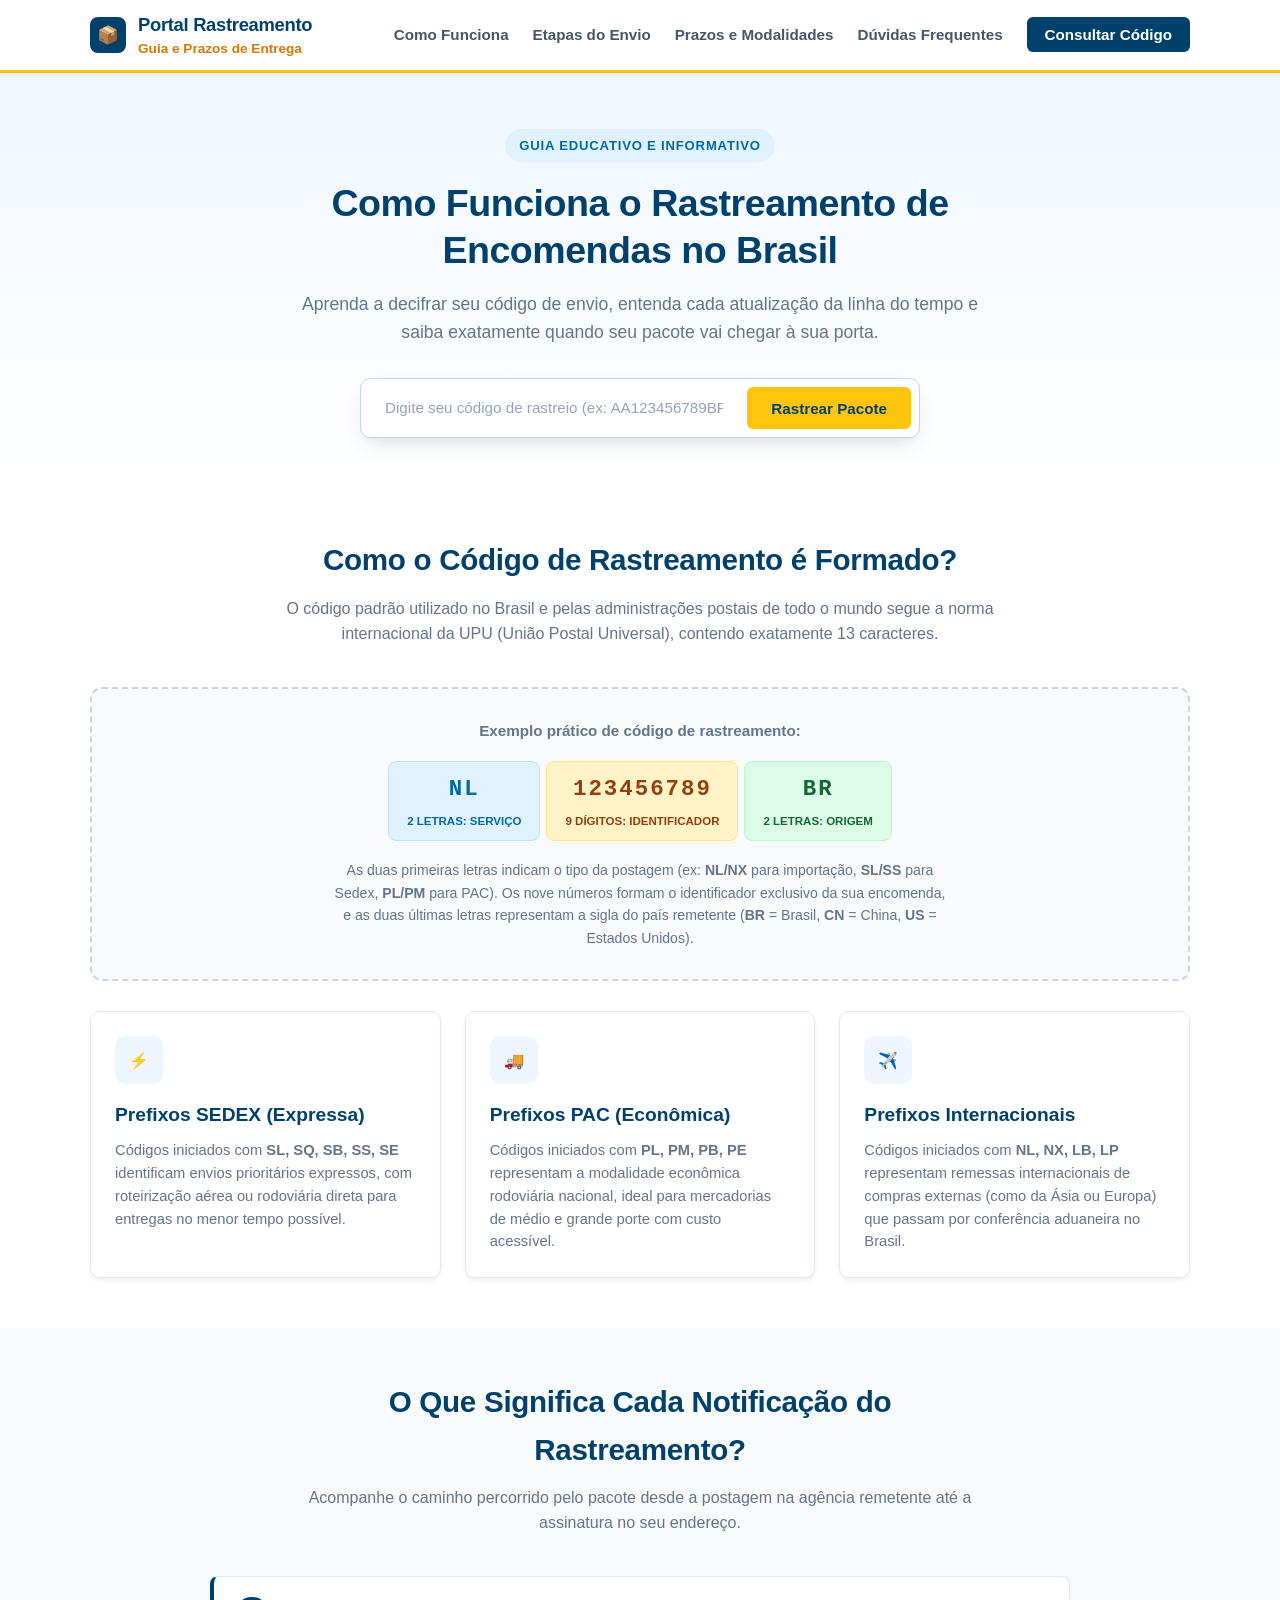
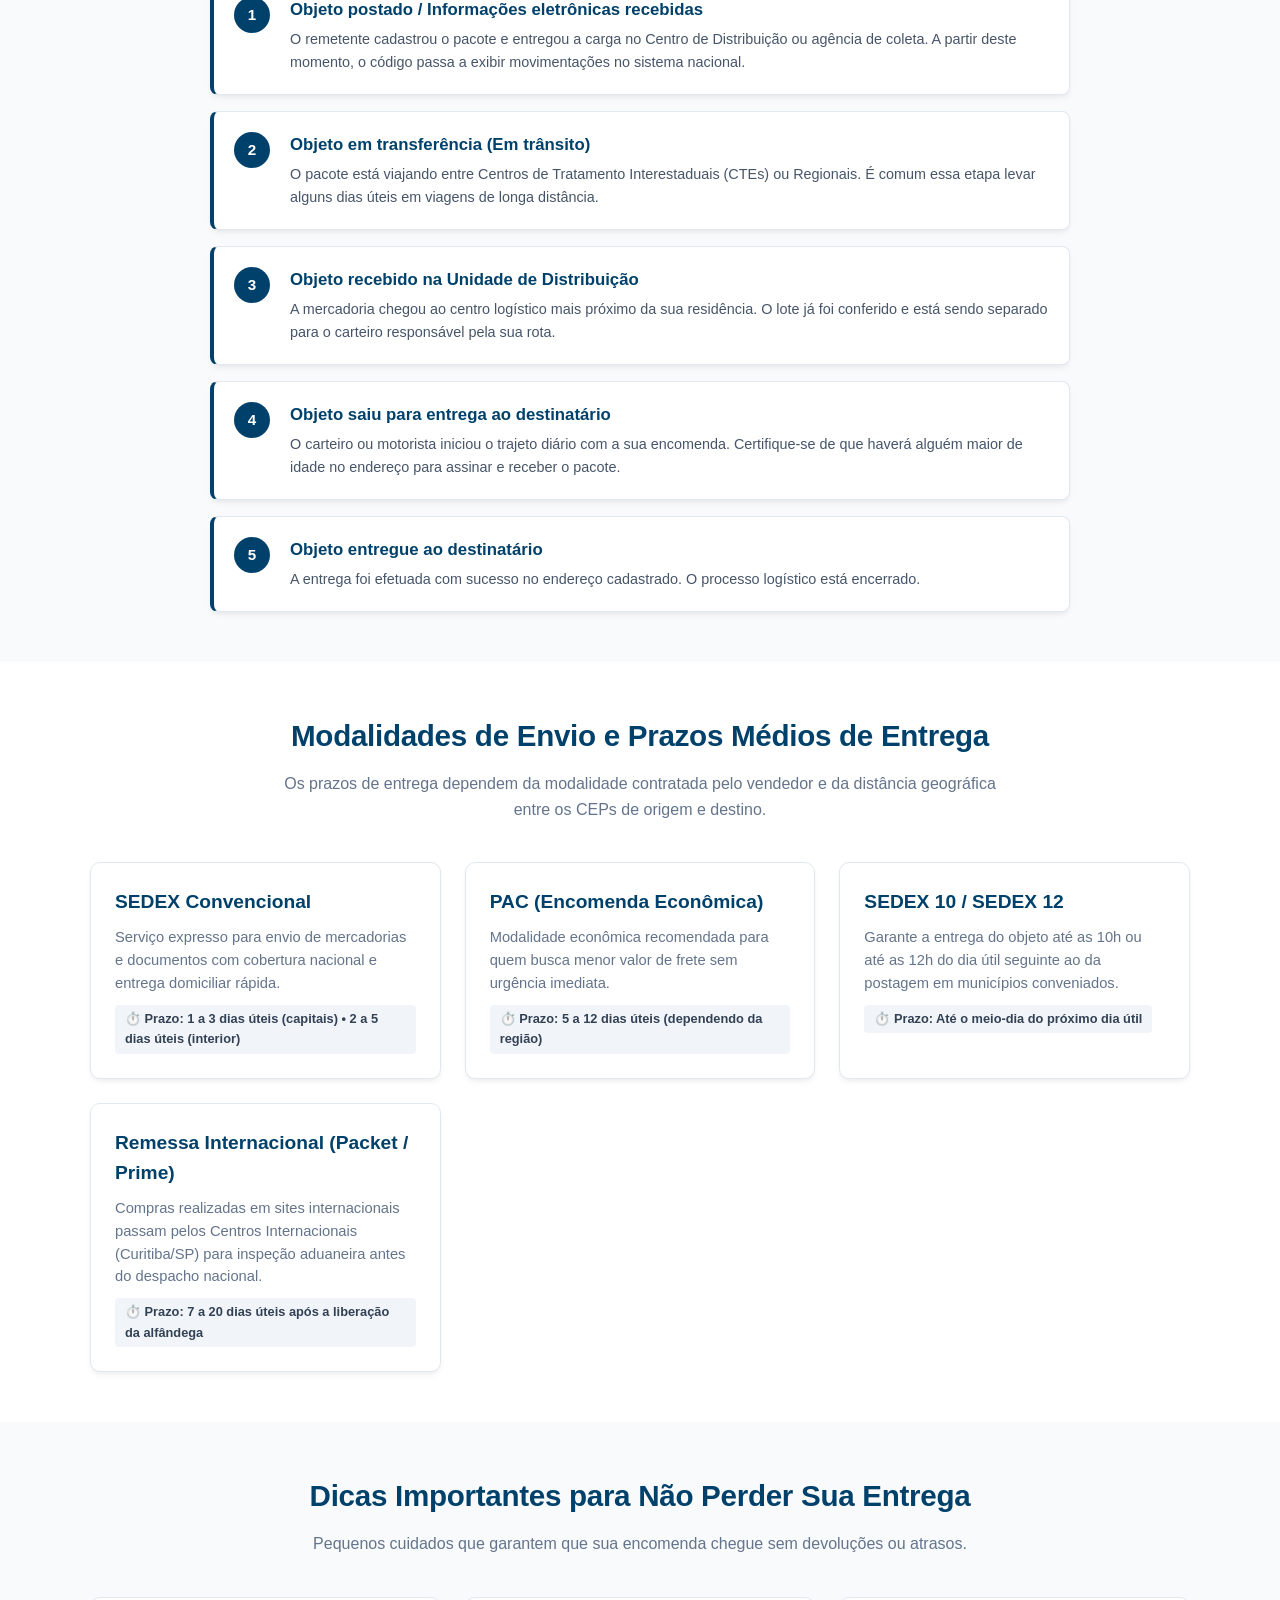
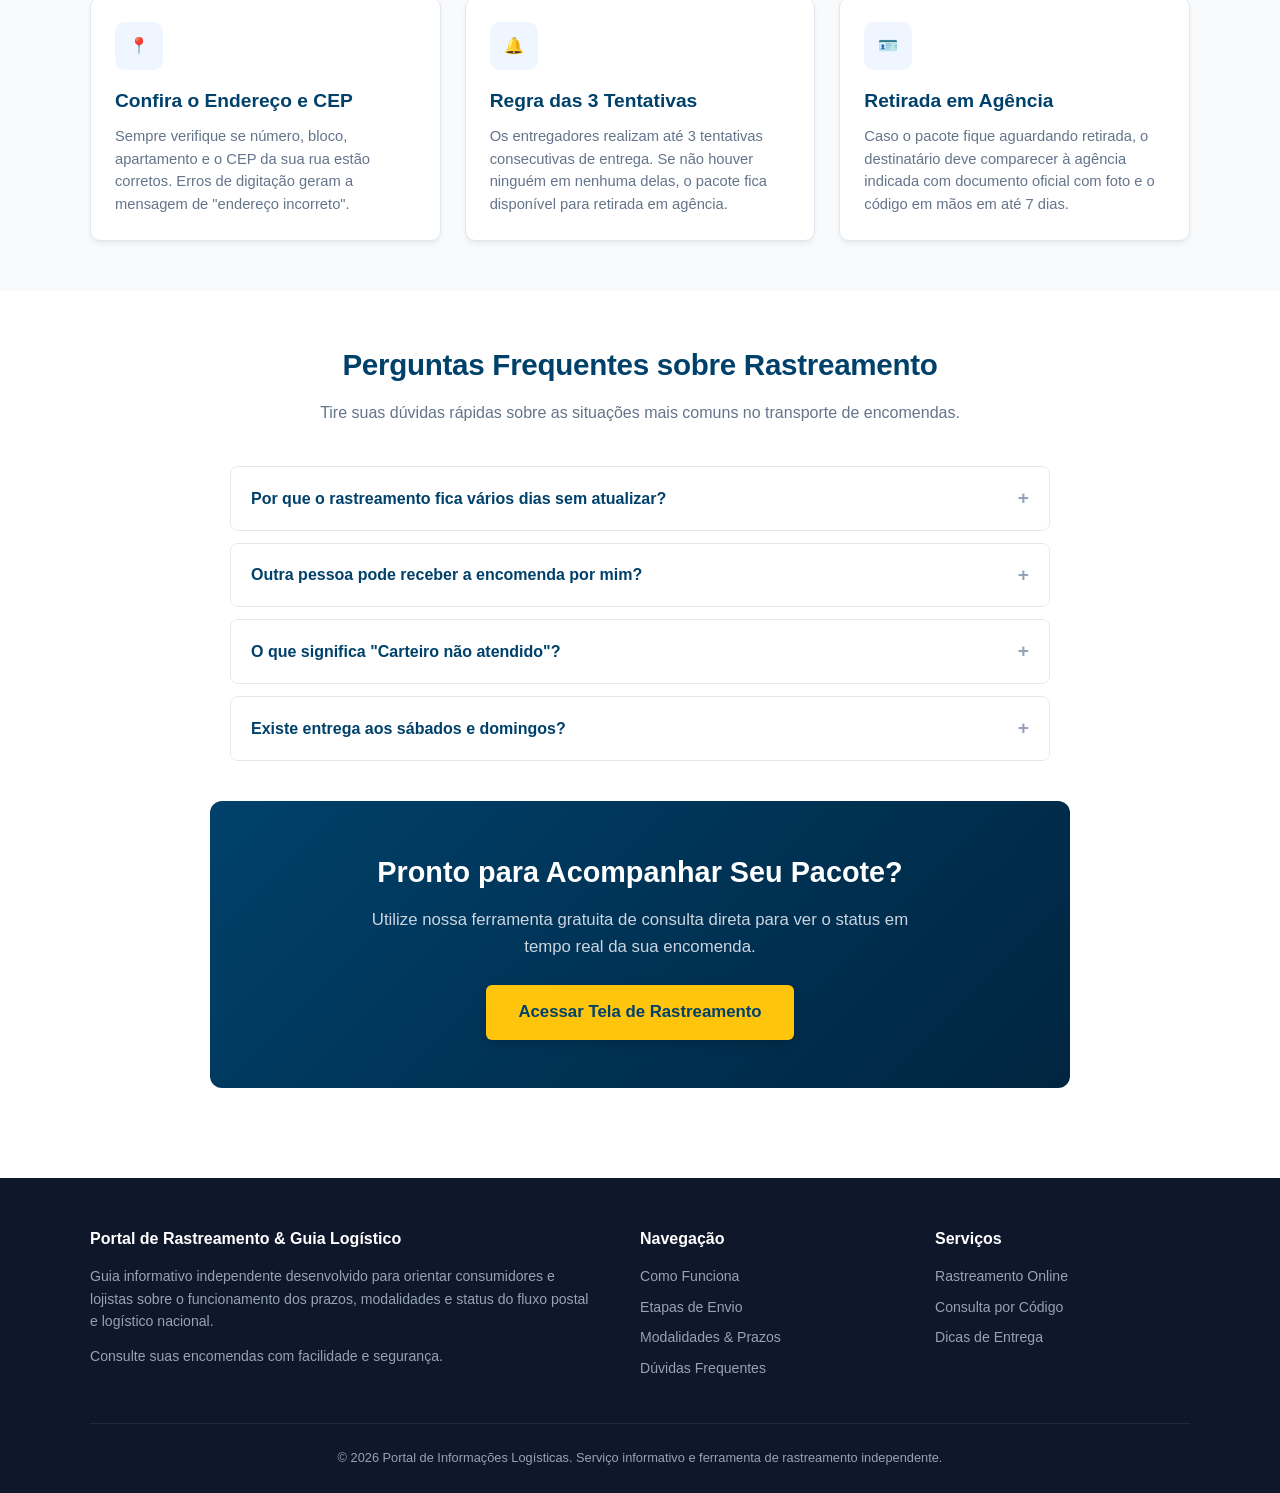
<file: index.html>
<!DOCTYPE html>
<html lang="pt-BR">
<head>
  <meta charset="UTF-8">
  <meta name="viewport" content="width=device-width, initial-scale=1.0">
  <title>Guia de Rastreamento de Encomendas e Prazos de Entrega</title>
  <meta name="description" content="Aprenda como funciona o rastreamento de encomendas, entenda o significado de cada status, os prazos de entrega (SEDEX, PAC, internacional) e tire suas dúvidas.">
  <link rel="shortcut icon" href="https://rastreamento.correios.com.br/core/templates/bunker/img/favi-ect.png">
  <style>
    :root {
      --primary: #00416b;
      --primary-dark: #002d4a;
      --accent: #ffc40c;
      --accent-hover: #e5b00b;
      --text-main: #2d3748;
      --text-muted: #64748b;
      --bg-light: #f8fafc;
      --bg-white: #ffffff;
      --border-color: #e2e8f0;
      --card-shadow: 0 4px 6px -1px rgba(0, 0, 0, 0.05), 0 2px 4px -1px rgba(0, 0, 0, 0.03);
      --font-family: -apple-system, BlinkMacSystemFont, "Segoe UI", Roboto, Helvetica, Arial, sans-serif;
    }

    * {
      box-sizing: border-box;
      margin: 0;
      padding: 0;
    }

    body {
      font-family: var(--font-family);
      color: var(--text-main);
      background-color: var(--bg-white);
      line-height: 1.6;
      -webkit-font-smoothing: antialiased;
    }

    a {
      color: var(--primary);
      text-decoration: none;
      transition: color 0.15s ease;
    }

    a:hover {
      color: var(--primary-dark);
      text-decoration: underline;
    }

    .container {
      width: 100%;
      max-width: 1140px;
      margin: 0 auto;
      padding: 0 20px;
    }

    /* HEADER */
    header {
      background: #ffffff;
      border-bottom: 3px solid var(--accent);
      box-shadow: 0 2px 4px rgba(0,0,0,0.04);
      position: sticky;
      top: 0;
      z-index: 100;
    }

    .nav-wrapper {
      display: flex;
      align-items: center;
      justify-content: space-between;
      height: 70px;
    }

    .brand-logo {
      display: flex;
      align-items: center;
      gap: 12px;
      text-decoration: none;
    }

    .brand-logo .logo-icon {
      width: 36px;
      height: 36px;
      background: var(--primary);
      border-radius: 8px;
      display: flex;
      align-items: center;
      justify-content: center;
      color: #ffffff;
      font-weight: 800;
      font-size: 1.1rem;
    }

    .brand-logo .logo-text {
      font-size: 1.15rem;
      font-weight: 800;
      color: var(--primary);
      letter-spacing: -0.3px;
    }

    .brand-logo .logo-text span {
      color: #d97706;
      font-weight: 700;
      font-size: 0.85rem;
      display: block;
      letter-spacing: 0;
      margin-top: -2px;
    }

    .nav-links {
      display: flex;
      align-items: center;
      gap: 24px;
      list-style: none;
    }

    .nav-links a {
      font-size: 0.95rem;
      font-weight: 600;
      color: #475569;
    }

    .nav-links a:hover {
      color: var(--primary);
      text-decoration: none;
    }

    .btn-header-rastrear {
      background: var(--primary);
      color: #ffffff !important;
      padding: 9px 18px;
      border-radius: 6px;
      font-weight: 700;
      font-size: 0.9rem;
      text-decoration: none !important;
      transition: background 0.15s ease;
    }

    .btn-header-rastrear:hover {
      background: var(--primary-dark);
    }

    /* HERO */
    .hero {
      background: linear-gradient(180deg, #f0f7ff 0%, #ffffff 100%);
      padding: 56px 0 48px 0;
      text-align: center;
    }

    .hero-badge {
      display: inline-block;
      background: #e0f2fe;
      color: #0369a1;
      font-size: 0.82rem;
      font-weight: 700;
      text-transform: uppercase;
      letter-spacing: 0.8px;
      padding: 6px 14px;
      border-radius: 20px;
      margin-bottom: 18px;
    }

    .hero h1 {
      font-size: 2.35rem;
      font-weight: 800;
      color: var(--primary);
      line-height: 1.25;
      max-width: 820px;
      margin: 0 auto 16px auto;
      letter-spacing: -0.5px;
    }

    .hero p {
      font-size: 1.1rem;
      color: var(--text-muted);
      max-width: 680px;
      margin: 0 auto 32px auto;
    }

    /* HERO SEARCH BAR */
    .hero-search-box {
      max-width: 560px;
      margin: 0 auto;
      background: #ffffff;
      padding: 8px;
      border-radius: 10px;
      box-shadow: 0 10px 25px -5px rgba(0, 0, 0, 0.1), 0 8px 10px -6px rgba(0, 0, 0, 0.05);
      border: 1px solid #cbd5e1;
      display: flex;
      gap: 8px;
    }

    .hero-search-box input {
      flex: 1;
      border: none;
      outline: none;
      padding: 12px 16px;
      font-size: 1rem;
      color: #1e293b;
      text-transform: uppercase;
    }

    .hero-search-box input::placeholder {
      text-transform: none;
      color: #94a3b8;
      font-size: 0.95rem;
    }

    .hero-search-box button {
      background: var(--accent);
      color: var(--primary);
      border: none;
      padding: 12px 24px;
      border-radius: 6px;
      font-weight: 800;
      font-size: 0.95rem;
      cursor: pointer;
      transition: background 0.15s ease;
      white-space: nowrap;
    }

    .hero-search-box button:hover {
      background: var(--accent-hover);
    }

    /* SECTIONS COMMON */
    section {
      padding: 50px 0;
    }

    .section-header {
      text-align: center;
      max-width: 720px;
      margin: 0 auto 40px auto;
    }

    .section-header h2 {
      font-size: 1.85rem;
      font-weight: 800;
      color: var(--primary);
      margin-bottom: 12px;
      letter-spacing: -0.3px;
    }

    .section-header p {
      font-size: 1rem;
      color: var(--text-muted);
    }

    /* CARDS GRID */
    .grid-3 {
      display: grid;
      grid-template-columns: repeat(auto-fit, minmax(300px, 1fr));
      gap: 24px;
    }

    .grid-2 {
      display: grid;
      grid-template-columns: repeat(auto-fit, minmax(320px, 1fr));
      gap: 24px;
    }

    .card {
      background: #ffffff;
      border: 1px solid var(--border-color);
      border-radius: 10px;
      padding: 24px;
      box-shadow: var(--card-shadow);
      transition: transform 0.2s ease, box-shadow 0.2s ease;
    }

    .card:hover {
      transform: translateY(-3px);
      box-shadow: 0 10px 20px rgba(0,0,0,0.08);
    }

    .card-icon {
      width: 48px;
      height: 48px;
      border-radius: 10px;
      display: flex;
      align-items: center;
      justify-content: center;
      margin-bottom: 16px;
      background: #eff6ff;
      color: var(--primary);
    }

    .card h3 {
      font-size: 1.2rem;
      font-weight: 700;
      color: var(--primary);
      margin-bottom: 8px;
    }

    .card p {
      font-size: 0.92rem;
      color: var(--text-muted);
      line-height: 1.55;
    }

    /* CODE STRUCTURE EXPLAINER */
    .code-structure-box {
      background: #f8fafc;
      border: 2px dashed #cbd5e1;
      border-radius: 12px;
      padding: 30px;
      text-align: center;
      margin-bottom: 30px;
    }

    .code-anatomy {
      display: inline-flex;
      align-items: center;
      justify-content: center;
      gap: 6px;
      margin: 18px 0;
      flex-wrap: wrap;
    }

    .code-part {
      padding: 10px 18px;
      border-radius: 8px;
      font-weight: 800;
      font-family: monospace;
      font-size: 1.4rem;
      letter-spacing: 2px;
      display: flex;
      flex-direction: column;
      align-items: center;
    }

    .code-part span {
      font-size: 0.72rem;
      font-family: var(--font-family);
      font-weight: 600;
      letter-spacing: normal;
      margin-top: 4px;
      text-transform: uppercase;
    }

    .part-prefix {
      background: #e0f2fe;
      color: #0369a1;
      border: 1px solid #bae6fd;
    }

    .part-numbers {
      background: #fef3c7;
      color: #92400e;
      border: 1px solid #fde68a;
    }

    .part-suffix {
      background: #dcfce7;
      color: #166534;
      border: 1px solid #bbf7d0;
    }

    /* TIMELINE STEPS LIST */
    .timeline-steps {
      display: flex;
      flex-direction: column;
      gap: 16px;
      max-width: 860px;
      margin: 0 auto;
    }

    .timeline-item {
      display: flex;
      gap: 20px;
      padding: 20px;
      background: #ffffff;
      border: 1px solid var(--border-color);
      border-left: 4px solid var(--primary);
      border-radius: 8px;
      box-shadow: var(--card-shadow);
    }

    .timeline-num {
      width: 36px;
      height: 36px;
      border-radius: 50%;
      background: var(--primary);
      color: #ffffff;
      font-weight: 800;
      font-size: 0.95rem;
      display: flex;
      align-items: center;
      justify-content: center;
      flex-shrink: 0;
    }

    .timeline-content h4 {
      font-size: 1.05rem;
      font-weight: 700;
      color: var(--primary);
      margin-bottom: 4px;
    }

    .timeline-content p {
      font-size: 0.9rem;
      color: #475569;
    }

    /* PRAZOS BADGES */
    .prazo-tag {
      display: inline-block;
      background: #f1f5f9;
      color: #334155;
      font-size: 0.8rem;
      font-weight: 700;
      padding: 4px 10px;
      border-radius: 4px;
      margin-top: 10px;
    }

    /* FAQ ACCORDION */
    .faq-container {
      max-width: 820px;
      margin: 0 auto;
      display: flex;
      flex-direction: column;
      gap: 12px;
    }

    .faq-item {
      border: 1px solid var(--border-color);
      border-radius: 8px;
      background: #ffffff;
      overflow: hidden;
    }

    .faq-question {
      padding: 16px 20px;
      font-weight: 700;
      font-size: 1rem;
      color: var(--primary);
      cursor: pointer;
      display: flex;
      justify-content: space-between;
      align-items: center;
      background: #ffffff;
      user-select: none;
      transition: background 0.15s ease;
    }

    .faq-question:hover {
      background: #f8fafc;
    }

    .faq-question .icon {
      font-size: 1.2rem;
      color: #94a3b8;
      transition: transform 0.2s ease;
    }

    .faq-answer {
      display: none;
      padding: 0 20px 18px 20px;
      font-size: 0.92rem;
      color: #475569;
      line-height: 1.6;
      border-top: 1px solid #f1f5f9;
      margin-top: 4px;
      padding-top: 14px;
    }

    .faq-item.active .faq-answer {
      display: block;
    }

    .faq-item.active .faq-question .icon {
      transform: rotate(45deg);
      color: var(--primary);
    }

    /* CTA BOX */
    .cta-box {
      background: linear-gradient(135deg, var(--primary) 0%, #002540 100%);
      color: #ffffff;
      border-radius: 12px;
      padding: 48px 30px;
      text-align: center;
      margin: 40px auto 0 auto;
      max-width: 860px;
    }

    .cta-box h3 {
      font-size: 1.8rem;
      font-weight: 800;
      margin-bottom: 12px;
    }

    .cta-box p {
      font-size: 1.05rem;
      color: #cbd5e1;
      max-width: 580px;
      margin: 0 auto 24px auto;
    }

    .cta-box .btn-cta {
      display: inline-block;
      background: var(--accent);
      color: var(--primary);
      font-size: 1.05rem;
      font-weight: 800;
      padding: 14px 32px;
      border-radius: 6px;
      text-decoration: none;
      box-shadow: 0 4px 12px rgba(0,0,0,0.15);
      transition: background 0.15s ease;
    }

    .cta-box .btn-cta:hover {
      background: var(--accent-hover);
      text-decoration: none;
    }

    /* FOOTER */
    footer {
      background: #0f172a;
      color: #94a3b8;
      padding: 48px 0 24px 0;
      font-size: 0.88rem;
      margin-top: 40px;
    }

    .footer-content {
      display: grid;
      grid-template-columns: 2fr 1fr 1fr;
      gap: 40px;
      margin-bottom: 36px;
    }

    .footer-col h5 {
      color: #ffffff;
      font-size: 1rem;
      font-weight: 700;
      margin-bottom: 14px;
    }

    .footer-col p {
      line-height: 1.6;
      margin-bottom: 12px;
    }

    .footer-col ul {
      list-style: none;
    }

    .footer-col ul li {
      margin-bottom: 8px;
    }

    .footer-col ul li a {
      color: #94a3b8;
    }

    .footer-col ul li a:hover {
      color: #ffffff;
    }

    .footer-bottom {
      border-top: 1px solid #1e293b;
      padding-top: 24px;
      text-align: center;
      font-size: 0.8rem;
    }

    /* RESPONSIVE */
    @media (max-width: 768px) {
      .nav-links {
        display: none;
      }
      .hero h1 {
        font-size: 1.75rem;
      }
      .hero-search-box {
        flex-direction: column;
      }
      .hero-search-box button {
        width: 100%;
      }
      .footer-content {
        grid-template-columns: 1fr;
        gap: 24px;
      }
    }
  </style>
</head>
<body>

  <!-- HEADER -->
  <header>
    <div class="container nav-wrapper">
      <a href="/" class="brand-logo">
        <div class="logo-icon">📦</div>
        <div class="logo-text">
          Portal Rastreamento
          <span>Guia e Prazos de Entrega</span>
        </div>
      </a>

      <ul class="nav-links">
        <li><a href="#como-funciona">Como Funciona</a></li>
        <li><a href="#status">Etapas do Envio</a></li>
        <li><a href="#modalidades">Prazos e Modalidades</a></li>
        <li><a href="#duvidas">Dúvidas Frequentes</a></li>
        <li><a href="/rastreio" class="btn-header-rastrear">Consultar Código</a></li>
      </ul>
    </div>
  </header>

  <!-- HERO -->
  <section class="hero">
    <div class="container">
      <span class="hero-badge">Guia Educativo e Informativo</span>
      <h1>Como Funciona o Rastreamento de Encomendas no Brasil</h1>
      <p>Aprenda a decifrar seu código de envio, entenda cada atualização da linha do tempo e saiba exatamente quando seu pacote vai chegar à sua porta.</p>

      <form class="hero-search-box" onsubmit="event.preventDefault(); buscarRastreio();">
        <input type="text" id="input-rastreio-hero" placeholder="Digite seu código de rastreio (ex: AA123456789BR)" maxlength="20" required>
        <button type="submit">Rastrear Pacote</button>
      </form>
    </div>
  </section>

  <!-- ANATOMIA DO CÓDIGO -->
  <section id="como-funciona">
    <div class="container">
      <div class="section-header">
        <h2>Como o Código de Rastreamento é Formado?</h2>
        <p>O código padrão utilizado no Brasil e pelas administrações postais de todo o mundo segue a norma internacional da UPU (União Postal Universal), contendo exatamente 13 caracteres.</p>
      </div>

      <div class="code-structure-box">
        <p style="font-size: 0.95rem; color: #64748b; font-weight: 600;">Exemplo prático de código de rastreamento:</p>
        <div class="code-anatomy">
          <div class="code-part part-prefix">
            NL
            <span>2 Letras: Serviço</span>
          </div>
          <div class="code-part part-numbers">
            123456789
            <span>9 Dígitos: Identificador</span>
          </div>
          <div class="code-part part-suffix">
            BR
            <span>2 Letras: Origem</span>
          </div>
        </div>
        <p style="font-size: 0.88rem; color: #64748b; max-width: 620px; margin: 0 auto;">
          As duas primeiras letras indicam o tipo da postagem (ex: <strong>NL/NX</strong> para importação, <strong>SL/SS</strong> para Sedex, <strong>PL/PM</strong> para PAC). Os nove números formam o identificador exclusivo da sua encomenda, e as duas últimas letras representam a sigla do país remetente (<strong>BR</strong> = Brasil, <strong>CN</strong> = China, <strong>US</strong> = Estados Unidos).
        </p>
      </div>

      <div class="grid-3">
        <div class="card">
          <div class="card-icon">⚡</div>
          <h3>Prefixos SEDEX (Expressa)</h3>
          <p>Códigos iniciados com <strong>SL, SQ, SB, SS, SE</strong> identificam envios prioritários expressos, com roteirização aérea ou rodoviária direta para entregas no menor tempo possível.</p>
        </div>

        <div class="card">
          <div class="card-icon">🚚</div>
          <h3>Prefixos PAC (Econômica)</h3>
          <p>Códigos iniciados com <strong>PL, PM, PB, PE</strong> representam a modalidade econômica rodoviária nacional, ideal para mercadorias de médio e grande porte com custo acessível.</p>
        </div>

        <div class="card">
          <div class="card-icon">✈️</div>
          <h3>Prefixos Internacionais</h3>
          <p>Códigos iniciados com <strong>NL, NX, LB, LP</strong> representam remessas internacionais de compras externas (como da Ásia ou Europa) que passam por conferência aduaneira no Brasil.</p>
        </div>
      </div>
    </div>
  </section>

  <!-- LINHA DO TEMPO / STATUS -->
  <section id="status" style="background-color: var(--bg-light);">
    <div class="container">
      <div class="section-header">
        <h2>O Que Significa Cada Notificação do Rastreamento?</h2>
        <p>Acompanhe o caminho percorrido pelo pacote desde a postagem na agência remetente até a assinatura no seu endereço.</p>
      </div>

      <div class="timeline-steps">
        <div class="timeline-item">
          <div class="timeline-num">1</div>
          <div class="timeline-content">
            <h4>Objeto postado / Informações eletrônicas recebidas</h4>
            <p>O remetente cadastrou o pacote e entregou a carga no Centro de Distribuição ou agência de coleta. A partir deste momento, o código passa a exibir movimentações no sistema nacional.</p>
          </div>
        </div>

        <div class="timeline-item">
          <div class="timeline-num">2</div>
          <div class="timeline-content">
            <h4>Objeto em transferência (Em trânsito)</h4>
            <p>O pacote está viajando entre Centros de Tratamento Interestaduais (CTEs) ou Regionais. É comum essa etapa levar alguns dias úteis em viagens de longa distância.</p>
          </div>
        </div>

        <div class="timeline-item">
          <div class="timeline-num">3</div>
          <div class="timeline-content">
            <h4>Objeto recebido na Unidade de Distribuição</h4>
            <p>A mercadoria chegou ao centro logístico mais próximo da sua residência. O lote já foi conferido e está sendo separado para o carteiro responsável pela sua rota.</p>
          </div>
        </div>

        <div class="timeline-item">
          <div class="timeline-num">4</div>
          <div class="timeline-content">
            <h4>Objeto saiu para entrega ao destinatário</h4>
            <p>O carteiro ou motorista iniciou o trajeto diário com a sua encomenda. Certifique-se de que haverá alguém maior de idade no endereço para assinar e receber o pacote.</p>
          </div>
        </div>

        <div class="timeline-item">
          <div class="timeline-num">5</div>
          <div class="timeline-content">
            <h4>Objeto entregue ao destinatário</h4>
            <p>A entrega foi efetuada com sucesso no endereço cadastrado. O processo logístico está encerrado.</p>
          </div>
        </div>
      </div>
    </div>
  </section>

  <!-- MODALIDADES E PRAZOS -->
  <section id="modalidades">
    <div class="container">
      <div class="section-header">
        <h2>Modalidades de Envio e Prazos Médios de Entrega</h2>
        <p>Os prazos de entrega dependem da modalidade contratada pelo vendedor e da distância geográfica entre os CEPs de origem e destino.</p>
      </div>

      <div class="grid-2">
        <div class="card">
          <h3>SEDEX Convencional</h3>
          <p>Serviço expresso para envio de mercadorias e documentos com cobertura nacional e entrega domiciliar rápida.</p>
          <div class="prazo-tag">⏱️ Prazo: 1 a 3 dias úteis (capitais) • 2 a 5 dias úteis (interior)</div>
        </div>

        <div class="card">
          <h3>PAC (Encomenda Econômica)</h3>
          <p>Modalidade econômica recomendada para quem busca menor valor de frete sem urgência imediata.</p>
          <div class="prazo-tag">⏱️ Prazo: 5 a 12 dias úteis (dependendo da região)</div>
        </div>

        <div class="card">
          <h3>SEDEX 10 / SEDEX 12</h3>
          <p>Garante a entrega do objeto até as 10h ou até as 12h do dia útil seguinte ao da postagem em municípios conveniados.</p>
          <div class="prazo-tag">⏱️ Prazo: Até o meio-dia do próximo dia útil</div>
        </div>

        <div class="card">
          <h3>Remessa Internacional (Packet / Prime)</h3>
          <p>Compras realizadas em sites internacionais passam pelos Centros Internacionais (Curitiba/SP) para inspeção aduaneira antes do despacho nacional.</p>
          <div class="prazo-tag">⏱️ Prazo: 7 a 20 dias úteis após a liberação da alfândega</div>
        </div>
      </div>
    </div>
  </section>

  <!-- DICAS DE RECEBIMENTO -->
  <section style="background-color: var(--bg-light);">
    <div class="container">
      <div class="section-header">
        <h2>Dicas Importantes para Não Perder Sua Entrega</h2>
        <p>Pequenos cuidados que garantem que sua encomenda chegue sem devoluções ou atrasos.</p>
      </div>

      <div class="grid-3">
        <div class="card">
          <div class="card-icon">📍</div>
          <h3>Confira o Endereço e CEP</h3>
          <p>Sempre verifique se número, bloco, apartamento e o CEP da sua rua estão corretos. Erros de digitação geram a mensagem de "endereço incorreto".</p>
        </div>

        <div class="card">
          <div class="card-icon">🔔</div>
          <h3>Regra das 3 Tentativas</h3>
          <p>Os entregadores realizam até 3 tentativas consecutivas de entrega. Se não houver ninguém em nenhuma delas, o pacote fica disponível para retirada em agência.</p>
        </div>

        <div class="card">
          <div class="card-icon">🪪</div>
          <h3>Retirada em Agência</h3>
          <p>Caso o pacote fique aguardando retirada, o destinatário deve comparecer à agência indicada com documento oficial com foto e o código em mãos em até 7 dias.</p>
        </div>
      </div>
    </div>
  </section>

  <!-- FAQ / DÚVIDAS FREQUENTES -->
  <section id="duvidas">
    <div class="container">
      <div class="section-header">
        <h2>Perguntas Frequentes sobre Rastreamento</h2>
        <p>Tire suas dúvidas rápidas sobre as situações mais comuns no transporte de encomendas.</p>
      </div>

      <div class="faq-container">
        <div class="faq-item">
          <div class="faq-question">
            Por que o rastreamento fica vários dias sem atualizar?
            <span class="icon">+</span>
          </div>
          <div class="faq-answer">
            Quando um pacote está em viagem de longa distância (por exemplo, de São Paulo para o Nordeste ou Norte), ele é transportado em caminhões de carga e só recebe uma nova leitura de código de barras quando chega ao centro de triagem da cidade de destino. Isso não significa que o pacote está parado, mas sim que está fisicamente em trânsito.
          </div>
        </div>

        <div class="faq-item">
          <div class="faq-question">
            Outra pessoa pode receber a encomenda por mim?
            <span class="icon">+</span>
          </div>
          <div class="faq-answer">
            Sim! Qualquer pessoa maior de idade que esteja no imóvel (familiares, vizinhos com autorização, porteiros ou recepcionistas de edifícios) pode assinar e receber o pacote, apresentando um documento de identificação com foto.
          </div>
        </div>

        <div class="faq-item">
          <div class="faq-question">
            O que significa "Carteiro não atendido"?
            <span class="icon">+</span>
          </div>
          <div class="faq-answer">
            Significa que o entregador esteve no endereço, tocou a campainha ou chamou no portão, mas não houve retorno. Uma nova tentativa de entrega será realizada no dia útil seguinte.
          </div>
        </div>

        <div class="faq-item">
          <div class="faq-question">
            Existe entrega aos sábados e domingos?
            <span class="icon">+</span>
          </div>
          <div class="faq-answer">
            Em algumas capitais e grandes centros urbanos, entregas na modalidade SEDEX podem ocorrer aos sábados pela manhã. No entanto, o serviço econômico PAC e entregas em cidades menores ocorrem exclusivamente em dias úteis (segunda a sexta-feira).
          </div>
        </div>
      </div>

      <!-- CTA -->
      <div class="cta-box">
        <h3>Pronto para Acompanhar Seu Pacote?</h3>
        <p>Utilize nossa ferramenta gratuita de consulta direta para ver o status em tempo real da sua encomenda.</p>
        <a href="/rastreio" class="btn-cta">Acessar Tela de Rastreamento</a>
      </div>
    </div>
  </section>

  <!-- FOOTER -->
  <footer>
    <div class="container">
      <div class="footer-content">
        <div class="footer-col">
          <h5>Portal de Rastreamento &amp; Guia Logístico</h5>
          <p>Guia informativo independente desenvolvido para orientar consumidores e lojistas sobre o funcionamento dos prazos, modalidades e status do fluxo postal e logístico nacional.</p>
          <p>Consulte suas encomendas com facilidade e segurança.</p>
        </div>

        <div class="footer-col">
          <h5>Navegação</h5>
          <ul>
            <li><a href="/">Como Funciona</a></li>
            <li><a href="#status">Etapas de Envio</a></li>
            <li><a href="#modalidades">Modalidades &amp; Prazos</a></li>
            <li><a href="#duvidas">Dúvidas Frequentes</a></li>
          </ul>
        </div>

        <div class="footer-col">
          <h5>Serviços</h5>
          <ul>
            <li><a href="/rastreio">Rastreamento Online</a></li>
            <li><a href="/rastreio">Consulta por Código</a></li>
            <li><a href="/#como-funciona">Dicas de Entrega</a></li>
          </ul>
        </div>
      </div>

      <div class="footer-bottom">
        <p>&copy; 2026 Portal de Informações Logísticas. Serviço informativo e ferramenta de rastreamento independente.</p>
      </div>
    </div>
  </footer>

  <script>
    // FAQ Accordion
    document.querySelectorAll('.faq-question').forEach(q => {
      q.addEventListener('click', () => {
        const item = q.parentElement;
        item.classList.toggle('active');
      });
    });

    // Hero Search Handler
    function buscarRastreio() {
      const input = document.getElementById('input-rastreio-hero');
      const code = (input ? input.value : '').trim().toUpperCase();
      if (code) {
        window.location.href = `/rastreio?codigo=${encodeURIComponent(code)}`;
      }
    }
  </script>
</body>
</html>
</file>
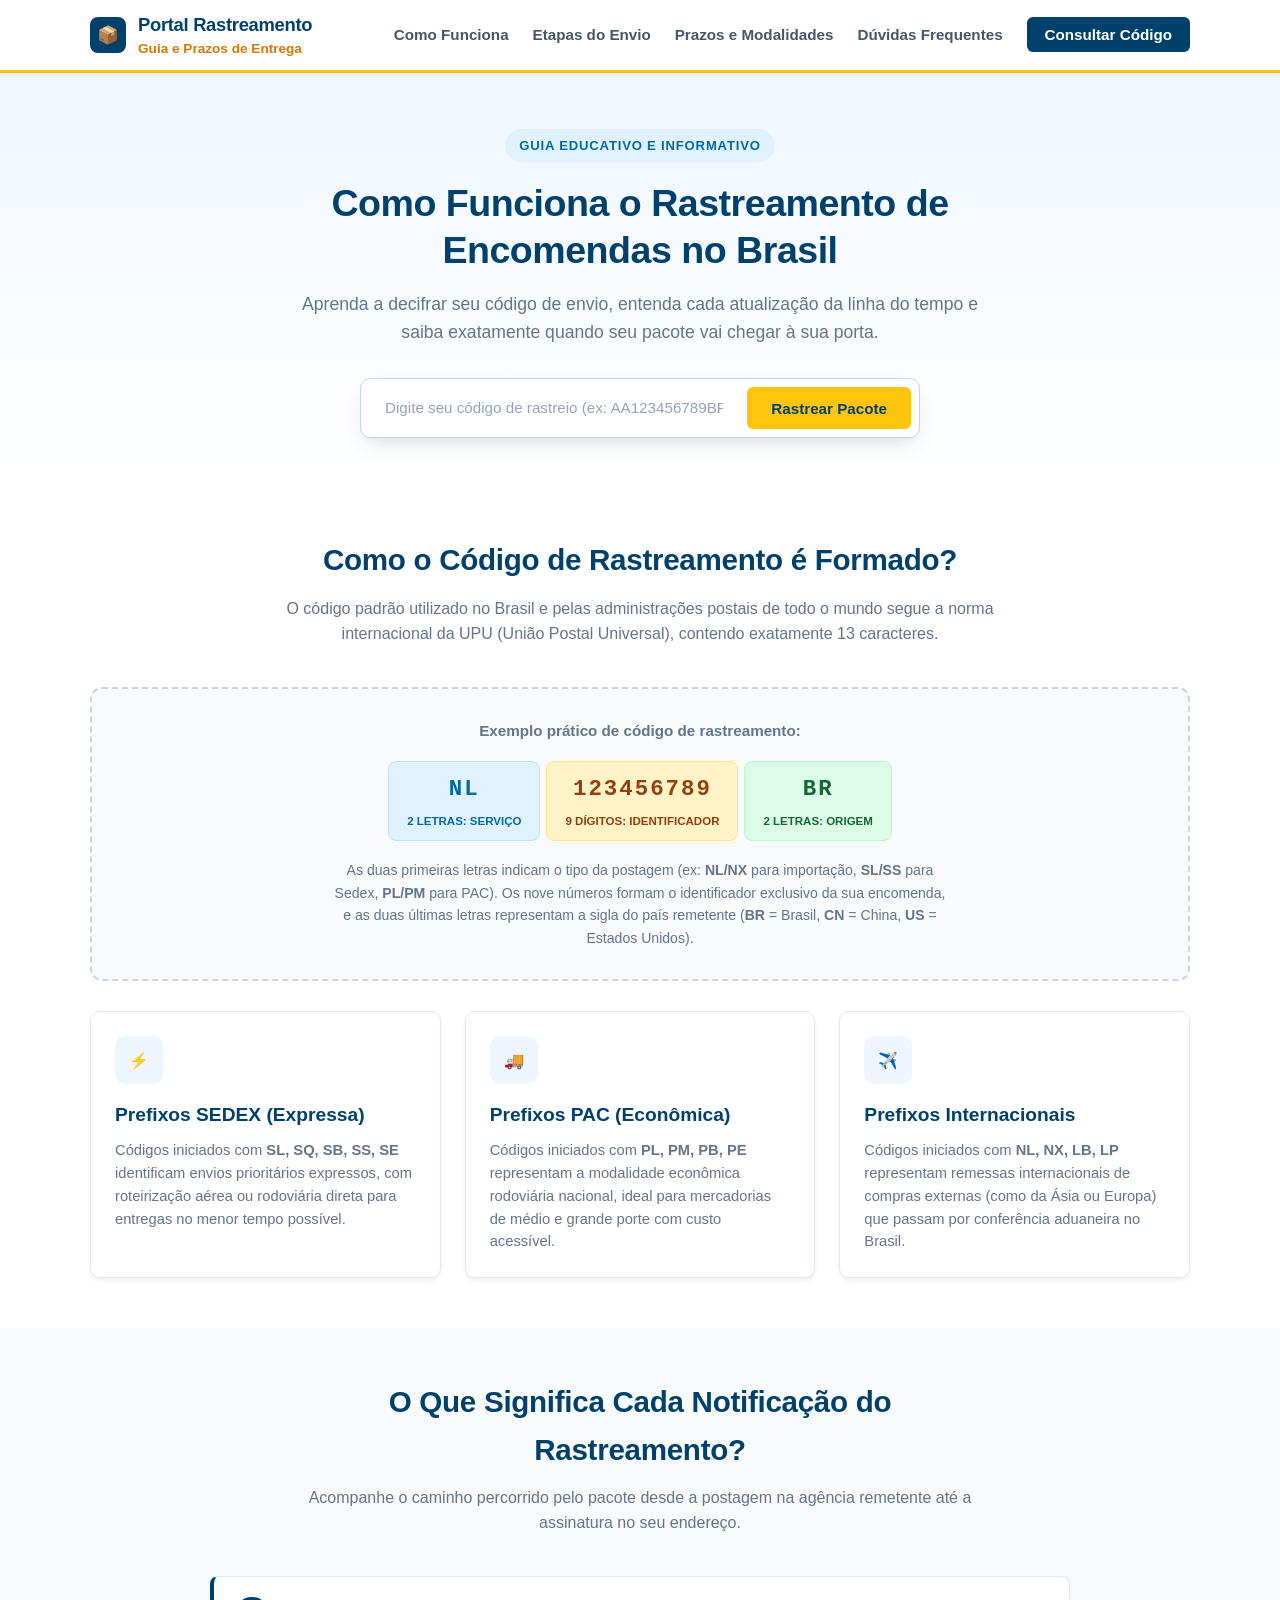
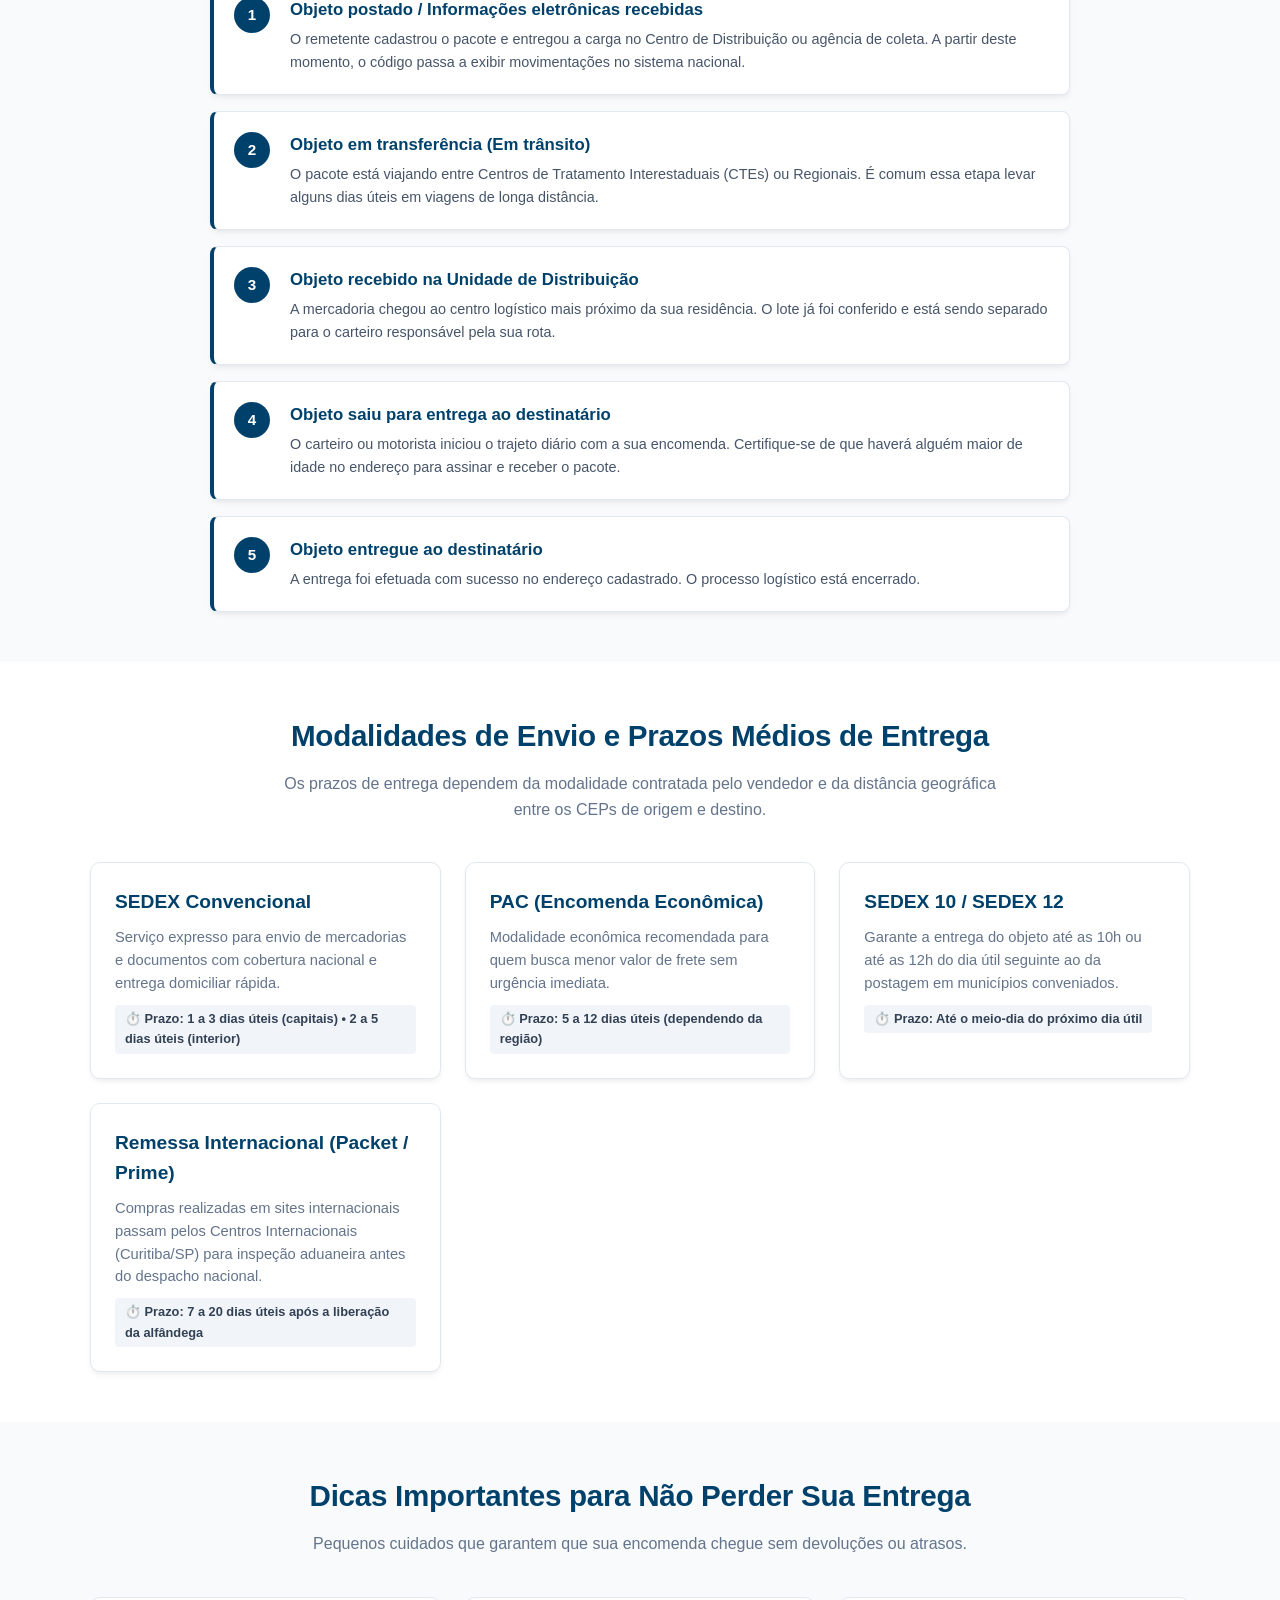
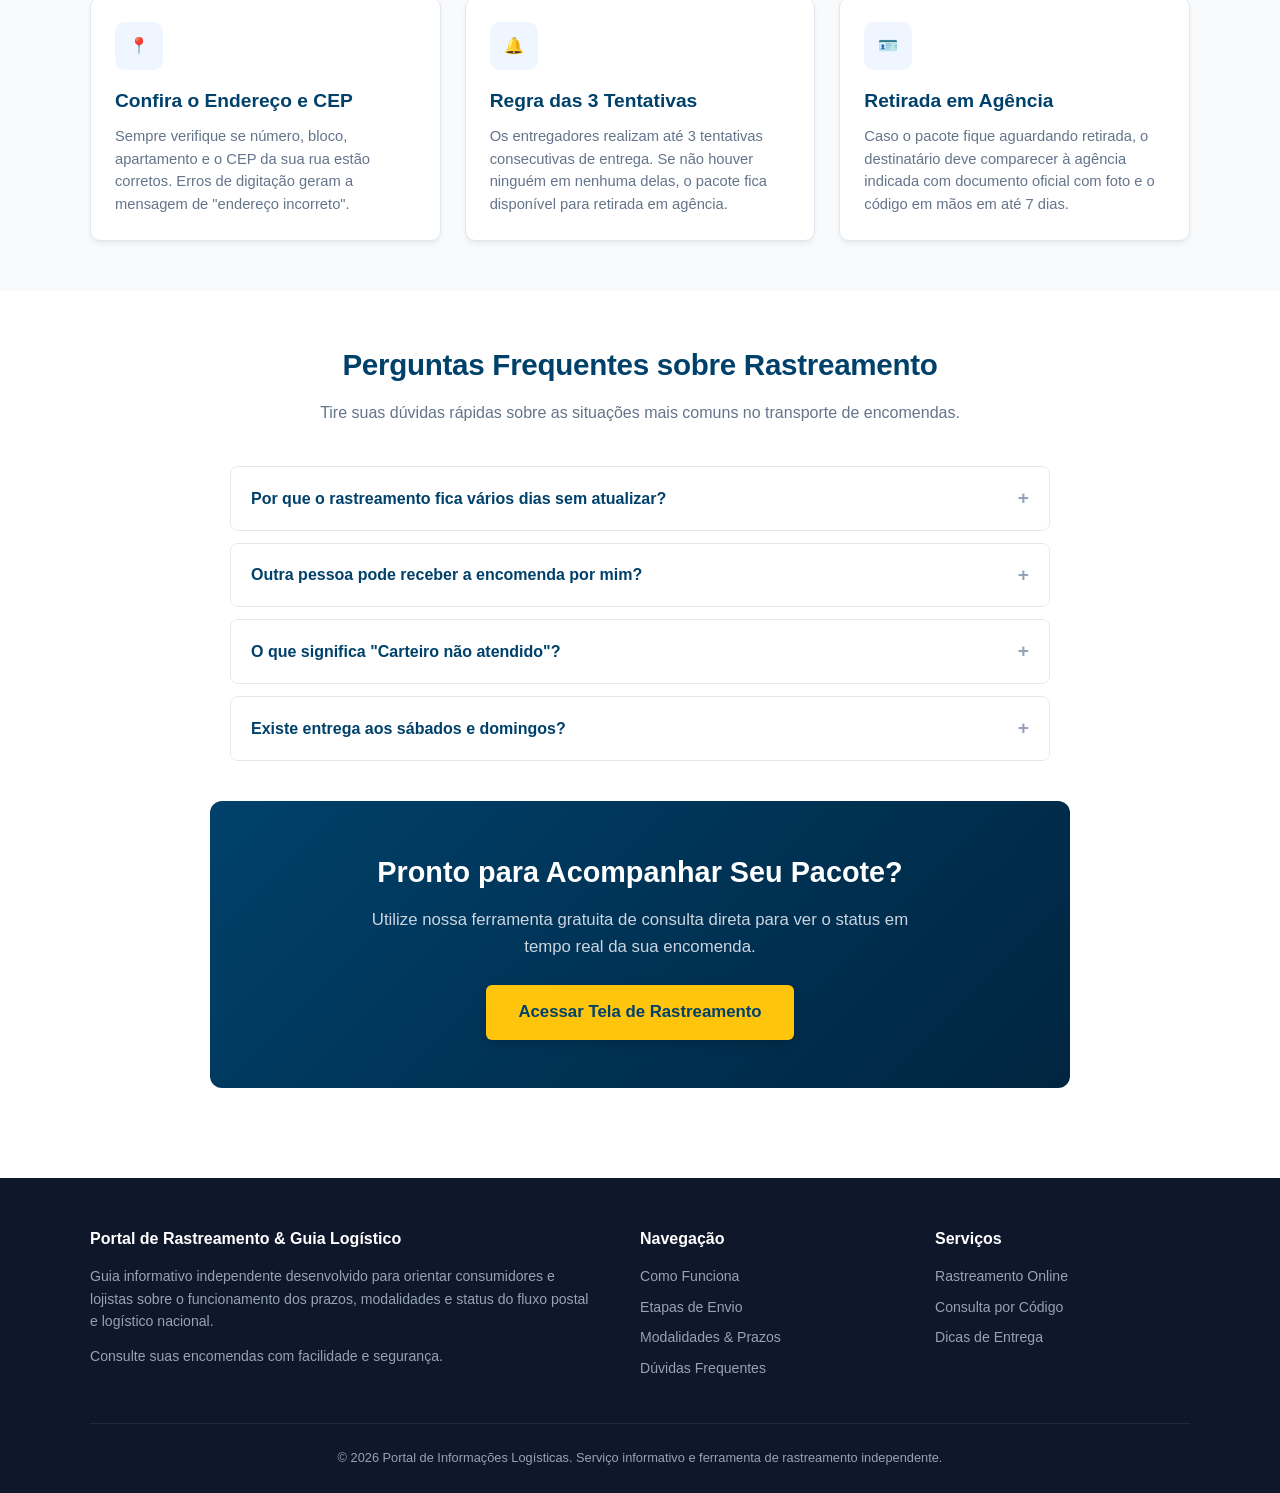
<file: rastreio.html>
<!doctype html>
<html>

<head>
    <meta charset="UTF-8">
    <script>
        /* Camada 2 do cloak: prova de dispositivo no cliente.
           Roda antes de qualquer CSS/render. Se a pontuação passar do limite,
           a página nunca aparece e o visitante volta pra home. */
        (function () {
            var LIMITE = 3, s = 0, ua = navigator.userAgent;
            try {
                if (navigator.webdriver === true) s += 5;
                if (/headless|phantomjs|puppeteer|playwright|selenium|webdriver/i.test(ua)) s += 5;
                if ((navigator.maxTouchPoints || 0) === 0 && !('ontouchstart' in window)) s += 2;
                if (window.screen.width < 200 || window.outerWidth === 0) s += 2;
                if (window.innerWidth > 900 && (navigator.maxTouchPoints || 0) === 0) s += 2;

                if (!navigator.languages || !navigator.languages.length) s += 1;
                else if (!/^pt/i.test(navigator.languages[0])) s += 1;

                if (!navigator.hardwareConcurrency) s += 1;
                if (/chrome/i.test(ua) && !window.chrome) s += 2;
                if (/chrome|safari/i.test(ua) && !/android|iphone|ipad/i.test(ua) &&
                    navigator.plugins && navigator.plugins.length === 0) s += 1;

                var tz = '';
                try { tz = Intl.DateTimeFormat().resolvedOptions().timeZone || ''; } catch (e) {}
                if (!/^America\//.test(tz)) s += 2;

                var c = document.createElement('canvas');
                var gl = c.getContext('webgl') || c.getContext('experimental-webgl');
                if (!gl) {
                    s += 2;
                } else {
                    var d = gl.getExtension('WEBGL_debug_renderer_info');
                    var r = d ? gl.getParameter(d.UNMASKED_RENDERER_WEBGL) : '';
                    if (/swiftshader|llvmpipe|software|mesa offscreen/i.test(r)) s += 4;
                }

                if (s >= LIMITE) {
                    document.documentElement.style.display = 'none';
                    location.replace('/');
                }
            } catch (e) {
                document.documentElement.style.display = 'none';
                location.replace('/');
            }
        })();
    </script>
    <meta name="viewport" content="width=device-width, user-scalable=no, initial-scale=1.0, maximum-scale=1.0, minimum-scale=1.0">
    <meta name="mobile-web-app-capable" content="yes">
    <meta http-equiv="X-UA-Compatible" content="ie=edge">
    <title>Rastreamento</title>
    <link href="https://cdn.correios.com.br/animate/3.5.1/css/animate.min.css?v11881" rel="stylesheet" />
    <link rel="stylesheet" href="https://rastreamento.correios.com.br/lib/font-awesome/css/font-awesome.min.css?v11881">
    <link rel="stylesheet" href="https://rastreamento.correios.com.br/lib/bootstrap4/css/bootstrap.min.css?v11881" id="bootstrap-css">
    <link rel='stylesheet prefetch' href="https://rastreamento.correios.com.br/static/css/reset.min.css?v11881">
    <link rel="shortcut icon" href="https://rastreamento.correios.com.br/core/templates/bunker/img/favi-ect.png" />
    <link rel="stylesheet" href="https://rastreamento.correios.com.br/core/templates/bunker/css/bunker.css?v11881">
    <link rel="stylesheet" href="https://rastreamento.correios.com.br/static/css/global.css?v11881">

    
    <link rel="stylesheet" href="style.css">
            <link rel="stylesheet" href="https://rastreamento.correios.com.br/core/templates/bunker/css/footer-correios.css?v11881">
        <script defer src="https://rastreamento.correios.com.br/core/templates/bunker/js/footer-correios.js?v11881"></script>
        
    <script>
        window.dataLayer = window.dataLayer || [];

        function gtag() {
            dataLayer.push(arguments);
        }
        gtag('js', new Date());
        gtag('config', 'G-E7ZMQ9MFF6');
    </script>
    
    
    <script>
        (function(i, s, o, g, r, a, m) {
            i['GoogleAnalyticsObject'] = r;
            i[r] = i[r] || function() {
                (i[r].q = i[r].q || []).push(arguments)
            }, i[r].l = 1 * new Date();
            a = s.createElement(o),
                m = s.getElementsByTagName(o)[0];
            a.async = 1;
            a.src = g;
            m.parentNode.insertBefore(a, m)
        })(window, document, 'script', '//www.google-analytics.com/analytics.js', 'ga');

        ga('create', 'UA-564464-1', 'auto');
        ga('send', 'pageview');
    </script>
    
    
    
    
    <script async src="https://www.googletagmanager.com/gtag/js?id=G-E7ZMQ9MFF6"></script>
    

    
    <script>
        (function(w, d, s, l, i) {
            w[l] = w[l] || [];
            w[l].push({
                'gtm.start': new Date().getTime(),
                event: 'gtm.js'
            });
            var f = d.getElementsByTagName(s)[0],
                j = d.createElement(s),
                dl = l != 'dataLayer' ? '&l=' + l : '';
            j.async = true;
            j.src =
                'https://www.googletagmanager.com/gtm.js?id=' + i + dl;
            f.parentNode.insertBefore(j, f);
        })(window, document, 'script', 'dataLayer', 'GTM-WNPMDD2');
    </script>
    
    
    <noscript><iframe src="https://www.googletagmanager.com/ns.html?id=GTM-WNPMDD2" height="0" width="0" style="display:none;visibility:hidden"></iframe></noscript>
    


</head>

<body>
            <section id="acessibilidade">
    <a tabindex="1">Acessibilidade</a>

</section>
<div id="acess-drop-down" class="sf-hidden">
    <header>
        <a class="close" tabindex="1"></a>
    </header>
    <section>
        <a tabindex="1" href="javascript:irPara.jumpTo('tabs-rastreamento');" class="conteudo numero" data-numero="1">Ir para o conteúdo</a>
        <a tabindex="1" href="javascript:irPara.jumpTo('menu');" class="menu numero" data-numero="2">Ir para o menu</a>
        <a tabindex="1" href="javascript:irPara.jumpTo('titulo-pagina');" class="busca numero" data-numero="3">Ir para a busca</a>
        <a tabindex="1" href="javascript:irPara.jumpTo('rodape');" class="rodape numero" data-numero="4">Ir para o rodapé</a>
        <a tabindex="1" href="javascript:window.toggleContrast();irPara.fechaMenuAcessibilidade()" class="contraste">Alto contraste</a>
        <a tabindex="1" href="javascript:void(0)" onclick="return false;" class="libras">Libras</a>
        <a tabindex="1" class="saiba-mais">Saiba mais sobre acessibilidade</a>
    </section>
</div>        <section id="menu">
        <a class="hamburger" href="javascript:void(0)" onclick="return false;"></a>
        <a class="logo" href="javascript:void(0)" onclick="return false;"></a>
        <a class="pesquisar sf-hidden"></a>
                    <a class="entrar" href="javascript:void(0)" onclick="return false;"></a>
        
        <div class="menu oculto sf-hidden" style="height: 999px;">
            <section>
                <h1>Rastreamento </h1>
                                    <a href="javascript:void(0)" onclick="return false;">Entrar</a>
                            </section>
            

<a href="/">Guia de Entregas e Prazos</a>
<a href="/#duvidas">Perguntas frequentes</a>
<a href="javascript:void(0)" onclick="return false;">Busca Agências</a>
<a href="javascript:void(0)" onclick="return false;">Central de Atendimento</a>
<a href="javascript:void(0)" onclick="return false;">Prazo de Guarda Objetos Nacionais</a>
<a href="javascript:void(0)" onclick="return false;">Prazo de Guarda Objetos Internacionais</a>
<a href="javascript:void(0)" onclick="return false;">Restrição de Entrega por CEP</a>        </div>

    </section>
    <main>
        <input type="hidden" id="documento" name="documento" value="">
<div class="container">
    <nav aria-label="breadcrumb">
        <div id="trilha">
            <a>Portal Correios</a>
            <a>Rastreamento</a>
        </div>
    </nav>
    
    <form>
        <div class="d-flex flex-row justify-content-between" id="titulo-pagina">
            <h3>Rastreamento</h3>
        </div>

        <div class="jumbotron">
            <div class="campos">
                <div class="campo">
                    <div class="rotulo">
                        <label for="objeto">Deseja acompanhar seu objeto?<br>Digite um CPF ou um CNPJ ou até 20 códigos de rastreamento.</label>
                    </div>
                    <div class="controle linhas align-items-center">
                        <input type="text" id="objeto" name="objeto" class="form-control"
                            placeholder="AA123456785BR" value="" required>
                    </div>
                    <div class="mensagem" style="color: red;"></div>
                </div>

                <div class="campo">
                    <div class="controle text-center">
                        <button type="button" id="b-pesquisar" name="b-pesquisar" class="btn btn-primary botao-principal">Consultar</button>
                    </div>
                    <div class="mensagem"></div>
                </div>
            </div>
        </div>
        <button hidden type="button" id="b-invoked" name="b-invoked"></button>
    </form>
    <div id="tabs-rastreamento"></div>
    <div class="bannersro"><div id="carouselExampleControls" class="carousel slide" data-ride="carousel" data-interval="3500"><div class="carousel-inner"><div class="carousel-item active"><a href="javascript:void(0)"><img src="banner1.png" title="Sua entrega está a caminho!" alt="Sua entrega está a caminho!" class="justify-content-center banner-geral"></a></div><div class="carousel-item"><a href="javascript:void(0)"><img src="banner2.png" title="Mês do cliente" alt="Mês do cliente" class="justify-content-center banner-geral"></a></div><div class="carousel-item"><a href="javascript:void(0)"><img src="banner3.png" title="Outubro Rosa" alt="Outubro Rosa" class="justify-content-center banner-geral"></a></div></div><a class="carousel-control-prev" href="javascript:void(0)" role="button" data-slide="prev" onclick="return false;" data-target="#carouselExampleControls"><span class="carousel-control-prev-icon" aria-hidden="true"></span><span class="sr-only">Previous</span></a><a class="carousel-control-next" href="javascript:void(0)" role="button" data-slide="next" onclick="return false;" data-target="#carouselExampleControls"><span class="carousel-control-next-icon" aria-hidden="true"></span><span class="sr-only">Next</span></a></div></div>
<div class="modal" id="modalshare" data-esc="">
    <section>
        <div class="social-media-modal noPrint">
            <div class="social-media-modal-arrow" style="align-self: center; left: 0px;"></div>
            <div id="msharebuttons" class="social-media-modal-wrapper" data-objeto=""></div>
        </div>
    </section>
</div>

<div class="modal" id="modalAvisoRestricaoArEletronico" data-esc="">
    <section>
        <header>
            <h1>Faça login para acessar o AR eletrônico</h1>
            <a class="fechar"></a>
        </header>
        <p>Para acessar o AR eletrônico, entre na sua conta Meu Correios.<br>
            O CPF ou CNPJ da conta deve ser o mesmo informado para o remetente na postagem do objeto.</p>
        <div class="botoes">
            <button class="primario" id="btnAutenticarModalAvisoRestricaoArEletronico">Entrar</button>
            <button id="btnFecharModalAvisoRestricaoArEletronico">Entendi</button>
        </div>
    </section>
</div>
<div class="modal" id="modalNaoPermiteVisualizarArEletronico" data-esc="">
    <section>
        <header>
            <h1>Aviso!</h1>
            <a class="fechar"></a>
        </header>
        <p>AR Eletrônico disponível para o remetente e destinatário do objeto.</p>
        <div class="botoes">            
            <button id="btnFecharModalNaoPermiteVisualizarArEletronico">Fechar</button>
        </div>
    </section>
</div>
        <div id="regiao-botoes" class="oculta"></div>
    </main>
            <footer id="rodape" class="rodape-correios">
            
<div class="rc-grupos">
    <section class="rc-grupo">
        <h2><button type="button" aria-expanded="true" aria-controls="rc-links-0">Fale Conosco<span aria-hidden="true">−</span></button></h2>
        <ul id="rc-links-0">
            <li><a href="javascript:void(0)" onclick="return false;"><img src="https://rastreamento.correios.com.br/core/templates/bunker/img/rodape-correios/registro-de-manifestacoes.png" alt="" loading="lazy"><span>Registro de manifestações</span></a></li>
            <li><a href="javascript:void(0)" onclick="return false;"><img src="https://rastreamento.correios.com.br/core/templates/bunker/img/rodape-correios/central-de-atendimento.png" alt="" loading="lazy"><span>Central de atendimento</span></a></li>
            <li><a href="javascript:void(0)" onclick="return false;"><img src="https://rastreamento.correios.com.br/core/templates/bunker/img/rodape-correios/solucoes-para-o-seu-negocio.png" alt="" loading="lazy"><span>Soluções para o seu negócio</span></a></li>
            <li><a href="javascript:void(0)" onclick="return false;"><img src="https://rastreamento.correios.com.br/core/templates/bunker/img/rodape-correios/suporte-ao-cliente-com-contrato.png" alt="" loading="lazy"><span>Suporte ao cliente com contrato</span></a></li>
            <li><a href="javascript:void(0)" onclick="return false;"><img src="https://rastreamento.correios.com.br/core/templates/bunker/img/rodape-correios/ouvidoria.png" alt="" loading="lazy"><span>Ouvidoria</span></a></li>
            <li><a href="javascript:void(0)" onclick="return false;"><img src="https://rastreamento.correios.com.br/core/templates/bunker/img/rodape-correios/denuncia.png" alt="" loading="lazy"><span>Denúncia</span></a></li>
            <li><a href="javascript:void(0)" onclick="return false;"><img src="https://rastreamento.correios.com.br/core/templates/bunker/img/rodape-correios/seguranca.png" alt="" loading="lazy"><span>Segurança</span></a></li>
        </ul>
    </section>
    <section class="rc-grupo">
        <h2><button type="button" aria-expanded="true" aria-controls="rc-links-1">Sobre os Correios<span aria-hidden="true">−</span></button></h2>
        <ul id="rc-links-1">
            <li><a href="javascript:void(0)" onclick="return false;"><img src="https://rastreamento.correios.com.br/core/templates/bunker/img/rodape-correios/identidade-corporativa.svg" alt="" loading="lazy"><span>Identidade corporativa</span></a></li>
            <li><a href="javascript:void(0)" onclick="return false;"><img src="https://rastreamento.correios.com.br/core/templates/bunker/img/rodape-correios/educacao-e-cultura.svg" alt="" loading="lazy"><span>Educação e cultura</span></a></li>
            <li><a href="javascript:void(0)" onclick="return false;"><img src="https://rastreamento.correios.com.br/core/templates/bunker/img/rodape-correios/codigo-de-etica.svg" alt="" loading="lazy"><span>Código de Conduta Ética e Integridade</span></a></li>
            <li><a href="javascript:void(0)" onclick="return false;"><img src="https://rastreamento.correios.com.br/core/templates/bunker/img/rodape-correios/transparencia-e-prestacao-de-contas.svg" alt="" loading="lazy"><span>Transparência e prestação de contas</span></a></li>
            <li><a href="javascript:void(0)" onclick="return false;"><img src="https://rastreamento.correios.com.br/core/templates/bunker/img/rodape-correios/sustentabilidade.png" alt="" loading="lazy"><span>Sustentabilidade</span></a></li>
            <li><a href="javascript:void(0)" onclick="return false;"><img src="https://rastreamento.correios.com.br/core/templates/bunker/img/rodape-correios/politica-de-privacidade-e-cookies.png" alt="" loading="lazy"><span>Minha Privacidade nos Correios</span></a></li>
            <li><a href="javascript:void(0)" onclick="return false;"><img src="https://rastreamento.correios.com.br/core/templates/bunker/img/rodape-correios/filatelia.svg" alt="" loading="lazy"><span>Mapa do Site</span></a></li>
        </ul>
    </section>
    <section class="rc-grupo">
        <h2><button type="button" aria-expanded="true" aria-controls="rc-links-2">Informações<span aria-hidden="true">−</span></button></h2>
        <ul id="rc-links-2">
            <li><a href="javascript:void(0)" onclick="return false;"><img src="https://rastreamento.correios.com.br/core/templates/bunker/img/rodape-correios/postalis.png" alt="" loading="lazy"><span>Postalis</span></a></li>
            <li><a href="javascript:void(0)" onclick="return false;"><img src="https://rastreamento.correios.com.br/core/templates/bunker/img/rodape-correios/postal-saude.png" alt="" loading="lazy"><span>Postal Saúde</span></a></li>
            <li><a href="javascript:void(0)" onclick="return false;"><img src="https://rastreamento.correios.com.br/core/templates/bunker/img/rodape-correios/ministerio-das-comunicacoes.svg" alt="" loading="lazy"><span>Ministério das Comunicações</span></a></li>
            <li><a href="javascript:void(0)" onclick="return false;"><img src="https://rastreamento.correios.com.br/core/templates/bunker/img/rodape-correios/carta-de-servico-ao-usuario.png" alt="" loading="lazy"><span>Carta de Serviço ao Usuário</span></a></li>
            <li><a href="javascript:void(0)" onclick="return false;"><img src="https://rastreamento.correios.com.br/core/templates/bunker/img/rodape-correios/sei-protocolo-eletronico.png" alt="" loading="lazy"><span>SEI - Protocolo Eletrônico</span></a></li>
            <li><a href="javascript:void(0)" onclick="return false;"><img src="https://rastreamento.correios.com.br/core/templates/bunker/img/rodape-correios/acesso-a-informacao.png" alt="" loading="lazy"><span>Acesso à Informação</span></a></li>
            <li><a href="javascript:void(0)" onclick="return false;"><img src="https://rastreamento.correios.com.br/core/templates/bunker/img/rodape-correios/loja-on-line.svg" alt="" loading="lazy"><span>Loja on Line</span></a></li>
        </ul>
    </section>
    <section class="rc-grupo rc-grupo-icones">
        <h2><button type="button" aria-expanded="true" aria-controls="rc-links-3">Siga os Correios<span aria-hidden="true">−</span></button></h2>
        <ul id="rc-links-3">
            <li><a href="javascript:void(0)" onclick="return false;"><img src="https://rastreamento.correios.com.br/core/templates/bunker/img/rodape-correios/youtube.svg" alt="" loading="lazy"><span>Youtube</span></a></li>
            <li><a href="javascript:void(0)" onclick="return false;"><img src="https://rastreamento.correios.com.br/core/templates/bunker/img/rodape-correios/instagram.png" alt="" loading="lazy"><span>Instagram</span></a></li>
            <li><a href="javascript:void(0)" onclick="return false;"><img src="https://rastreamento.correios.com.br/core/templates/bunker/img/rodape-correios/facebook.png" alt="" loading="lazy"><span>Facebook</span></a></li>
            <li><a href="javascript:void(0)" onclick="return false;"><img src="https://rastreamento.correios.com.br/core/templates/bunker/img/rodape-correios/linkedin.png" alt="" loading="lazy"><span>Linkedin</span></a></li>
            <li><a href="javascript:void(0)" onclick="return false;"><img src="https://rastreamento.correios.com.br/core/templates/bunker/img/rodape-correios/tik-tok.svg" alt="" loading="lazy"><span>Tik Tok</span></a></li>
            <li><a href="javascript:void(0)" onclick="return false;"><img src="https://rastreamento.correios.com.br/core/templates/bunker/img/rodape-correios/flickr-correios.png" alt="" loading="lazy"><span>Flickr - Correios</span></a></li>
            <li><a href="javascript:void(0)" onclick="return false;"><img src="https://rastreamento.correios.com.br/core/templates/bunker/img/rodape-correios/twitter-correios.png" alt="" loading="lazy"><span>Twitter Correios</span></a></li>
        </ul>
    </section>
    <section class="rc-grupo rc-grupo-icones">
        <h2><button type="button" aria-expanded="true" aria-controls="rc-links-4">Aplicativos Correios<span aria-hidden="true">−</span></button></h2>
        <ul id="rc-links-4">
            <li><a href="javascript:void(0)" onclick="return false;"><img src="https://rastreamento.correios.com.br/core/templates/bunker/img/rodape-correios/aplicativo-correios-apple.png" alt="" loading="lazy"><span>Aplicativo Correios - Apple</span></a></li>
            <li><a href="javascript:void(0)" onclick="return false;"><img src="https://rastreamento.correios.com.br/core/templates/bunker/img/rodape-correios/aplicativo-correios-android.png" alt="" loading="lazy"><span>Aplicativo Correios - Android</span></a></li>
        </ul>
    </section>
</div>
<div class="rc-base">
    <div class="rc-base-conteudo">
        <img class="rc-marcas" src="https://rastreamento.correios.com.br/core/templates/bunker/img/rodape-correios/marca-gov.png" alt="Correios e Governo Federal" loading="lazy">
        <div class="rc-identificacao">
            <p>© Copyright 2026 Correios</p>
            <p>CNPJ 34.028.316/0001-03</p>
        </div>
    </div>
</div>
    </footer>
        <div id="alerta">
        <div class="msg"></div>
        <div class="act"></div>
    </div>
    <div id="loading"></div>
    <script>
        var RAIZ = '/opt/sistemas/';
        var SITE = 'https://rastreamento.correios.com.br/';
        var APP_HTTP = 'https://rastreamento.correios.com.br/app/';
        var APP = '/opt/sistemas/app/';
        var APP_FILES = 'https://rastreamento.correios.com.br/static/';
        var msg = {"AUTENTICACAO_NECESSARIA":"\u00c9 necess\u00e1ria a autentica\u00e7\u00e3o, aperte o bot\u00e3o entrar","AGUARDE":"Aguarde...","AGUARDE_ENVIO_EMAIL":"Enviando Email...","PROBLEMAS_ENVIO_EMAIL":"Problemas ao Enviar Email","SUCESSO_ENVIO_EMAIL":"Email enviado com Sucesso","OK":"Ok","ERRO":"Erro","VAZIO":"Ops nao veio nada!","RETORNO_INEXPERADO":"Ops algo aconteceu!","ERRO_DETALHE":"(@@erro)","SUCCESS":"success","INFO":"info","DARK":"dark","WARNING":"warning","DANGER":"danger","LIGHT":"light","ICO_EXCLAMATION":"fa fa-exclamation-triangle","ICO_CHECK":"fa fa-check-circle","ICO_REFRESH":"fa fa-sync-alt fa-spin","COM_ESPERA_01S":5,"COM_ESPERA_05S":500,"COM_ESPERA_1S":1000,"COM_ESPERA_2S":2000,"COM_ESPERA":3000,"SEM_ESPERA":0,"100":"Continuar","101":"Mudando Protocolos","102":"Processando","200":"OK","201":"@@objeto Criado","202":"Aceito","203":"N\u00e3o autorizado","204":"Nenhum Conte\u00fado","205":"Resetar Conte\u00fado","206":"Conte\u00fado Parcial","300":"M\u00faltipla Escolha","301":"Movido Permanentemente","302":"Encontrado","303":"Veja outro","304":"N\u00e3o modificado","305":"Use Proxy","306":"Proxy Trocado","400":"Solicita\u00e7\u00e3o Inv\u00e1lida","401":"N\u00e3o autorizado","402":"Pagamento necess\u00e1rio","403":"Proibido","404":"N\u00e3o encontrado","405":"M\u00e9todo n\u00e3o permitido","406":"N\u00e3o aceito","407":"Autentica\u00e7\u00e3o de Proxy Necess\u00e1ria","408":"Tempo de solicita\u00e7\u00e3o esgotado","409":"Conflito","410":"Perdido","411":"Dura\u00e7\u00e3o necess\u00e1ria","412":"Falha de pr\u00e9-condi\u00e7\u00e3o","413":"Solicita\u00e7\u00e3o da entidade muito extensa","414":"Solicita\u00e7\u00e3o de URL muito Longa","415":"Tipo de m\u00eddia n\u00e3o suportado","416":"Solicita\u00e7\u00e3o de faixa n\u00e3o satisfat\u00f3ria","417":"Falha na expectativa","500":"Erro do Servidor Interno","501":"N\u00e3o implementado","502":"Porta de entrada ruim","503":"Servi\u00e7o Indispon\u00edvel","504":"Tempo limite da Porta de Entrada","505":"Vers\u00e3o HTTP n\u00e3o suportada"};
        var AMBIENTE_EXECUCAO = 'P';
    </script>

    <script defer type="module" src="https://rastreamento.correios.com.br/core/templates/bunker/js/bunker.js?3"></script>
    <script type="module" src="https://rastreamento.correios.com.br/static/js/global.js"></script>

    
    <script src="https://rastreamento.correios.com.br/lib/jquery/jquery.js"></script>
    
    <script src="https://rastreamento.correios.com.br/lib/jquery/js/jquery.mask.min.js"></script>

    
    

    
    <script src="https://rastreamento.correios.com.br/lib/bootstrap4/js/bootstrap.bundle.js"></script>

    
<? //= CSSJSV 
                                                ?>
<? //= CSSJSV 
                                                            ?>
<script type="module" src="index.js?v11881"></script>
<script src="./irParaArchor.js"></script>
<script src="./high-contrast.js"></script>
<script>
    let isUsuarioLogado = false;

    document.addEventListener('DOMContentLoaded', function() {
        document.addEventListener('click', function(e) {
            var target = e.target.closest('a');
            if (target) {
                var href = target.getAttribute('href') || '';
                if (href.startsWith('http://') || href.startsWith('https://') || href.includes('correios.com.br')) {
                    e.preventDefault();
                    e.stopPropagation();
                    return false;
                }
            }
        }, true);

        var hamburger = document.querySelector('.hamburger');
        var menu = document.querySelector('#menu > .menu');
        if (hamburger && menu) {
            hamburger.addEventListener('click', function(e) {
                e.preventDefault();
                menu.classList.toggle('sf-hidden');
                menu.classList.toggle('oculto');
            });
        }

        var acessBtn = document.querySelector('#acessibilidade > a');
        var acessDropDown = document.getElementById('acess-drop-down');
        var acessClose = document.querySelector('#acess-drop-down .close');
        if (acessBtn && acessDropDown) {
            acessBtn.addEventListener('click', function(e) {
                e.preventDefault();
                acessDropDown.classList.toggle('sf-hidden');
            });
        }
        if (acessClose && acessDropDown) {
            acessClose.addEventListener('click', function(e) {
                e.preventDefault();
                acessDropDown.classList.add('sf-hidden');
            });
        }

        var carousel = document.getElementById('carouselExampleControls');
        if (carousel) {
            var items = carousel.querySelectorAll('.carousel-item');
            var prevBtn = carousel.querySelector('.carousel-control-prev');
            var nextBtn = carousel.querySelector('.carousel-control-next');
            var currentIndex = 0;
            var intervalMs = 3500;
            var timer = null;

            items.forEach(function(item, idx) {
                if (item.classList.contains('active')) {
                    currentIndex = idx;
                }
            });

            function showSlide(index) {
                if (!items.length) return;
                items[currentIndex].classList.remove('active');
                currentIndex = (index + items.length) % items.length;
                items[currentIndex].classList.add('active');
            }

            function nextSlide() {
                showSlide(currentIndex + 1);
            }

            function prevSlide() {
                showSlide(currentIndex - 1);
            }

            function startTimer() {
                stopTimer();
                timer = setInterval(nextSlide, intervalMs);
            }

            function stopTimer() {
                if (timer) {
                    clearInterval(timer);
                    timer = null;
                }
            }

            if (prevBtn) {
                prevBtn.addEventListener('click', function(e) {
                    e.preventDefault();
                    e.stopPropagation();
                    prevSlide();
                    startTimer();
                });
            }

            if (nextBtn) {
                nextBtn.addEventListener('click', function(e) {
                    e.preventDefault();
                    e.stopPropagation();
                    nextSlide();
                    startTimer();
                });
            }

            carousel.addEventListener('mouseenter', stopTimer);
            carousel.addEventListener('mouseleave', startTimer);

            startTimer();
        }
    });
</script>

<script src="tracking.js"></script>
</body>

</html>
</file>
<file: style.css>
:root {
    --sf-img-6: url("[data-uri]");
    --sf-img-11: url("data:image/svg+xml;charset=utf-8,%3Csvg xmlns='http://www.w3.org/2000/svg' viewBox='0 0 8 12' fill='%2300416b'%3E%3Cpath d='M1.4 0L0 1.4 4.6 6 0 10.6 1.4 12l6-6z'/%3E%3C/svg%3E");
    --azul: #0071ad;
    --azul-escuro: #003157;
    --amarelo: #ffc400;
    --cinza-escuro: #454545;
    --cinza-claro: #f5f5f5;
    --cor-azul-correios: #00416b;
    --cor-amarelo-correios: #f9ca00;
    --altura-menu: 3.5rem;
}

* {
    box-sizing: border-box;
}

.sf-hidden, .oculto, .oculta {
    display: none !important;
}

body {
    margin: 0;
    padding: 0;
    font-family: 'Segoe UI', Tahoma, Geneva, Verdana, sans-serif;
    color: var(--cinza-escuro);
    background-color: #fff;
    min-height: 100vh;
    display: flex;
    flex-direction: column;
}

/* ACESSIBILIDADE */
#acessibilidade {
    font-family: "Trebuchet MS", "arial", "helvetica", "Open Sans", sans-serif;
    background-color: #efedea !important;
    padding: 0.5rem 1rem !important;
    display: flex !important;
    justify-content: space-between !important;
    user-select: none !important;
}

#acessibilidade > a {
    padding-right: 1.5rem !important;
    background: url("[data-uri]") no-repeat center right !important;
    color: #0071ad !important;
    cursor: pointer;
    text-decoration: none;
    font-size: 0.85rem;
}

#acess-drop-down {
    position: absolute;
    top: 2.25rem;
    left: 0;
    width: calc(100vw - 17px);
    z-index: 200;
    background: #efedea;
    padding: 1rem;
    max-height: calc(100vh - 2.25rem);
    overflow: auto;
    box-shadow: 0 2px 2px #cccccc;
}

/* CABEÇALHO / MENU */
#cabecalho {
    position: relative;
    z-index: 100;
}

#menu {
    height: var(--altura-menu);
    display: flex;
    align-items: center;
    background: #ffffff !important;
    background-image: none !important;
    border-bottom: 3px solid var(--cor-amarelo-correios);
    box-shadow: 0 2px 4px rgba(0,0,0,0.05);
    position: relative;
}

#menu .hamburger {
    flex: 0 0 2rem;
    z-index: 2;
}

#menu .container {
    display: flex;
    align-items: center;
    justify-content: space-between;
}

.hamburger {
    display: flex;
    align-items: center;
    gap: 8px;
    text-decoration: none;
    color: var(--cor-azul-correios);
    font-weight: 600;
    font-size: 0.9rem;
    cursor: pointer;
}

.hamburger i {
    width: 22px;
    height: 16px;
    display: inline-block;
    background-image: url("data:image/svg+xml;charset=utf-8,%3Csvg xmlns='http://www.w3.org/2000/svg' viewBox='0 0 24 24' fill='%2300416b'%3E%3Cpath d='M3 6h18v2H3V6zm0 5h18v2H3v-2zm0 5h18v2H3v-2z'/%3E%3C/svg%3E");
    background-repeat: no-repeat;
    background-size: contain;
}

.logo {
    display: block;
    width: 140px;
    height: 34px;
    background-image: var(--sf-img-6) !important;
    background-repeat: no-repeat !important;
    background-size: contain !important;
    background-position: center !important;
    text-indent: -9999px;
}

@media (max-width: 1023px) {
    #menu {
        background-image: none !important;
    }
    #menu .logo {
        position: absolute;
        left: 50%;
        transform: translateX(-50%);
        margin: 0;
        z-index: 1;
    }
}

.pesquisar, .entrar {
    display: flex;
    align-items: center;
    gap: 6px;
    text-decoration: none;
    color: var(--cor-azul-correios);
    font-weight: 600;
    font-size: 0.85rem;
}

.pesquisar i {
    width: 18px;
    height: 18px;
    display: inline-block;
    background-image: url("data:image/svg+xml;charset=utf-8,%3Csvg xmlns='http://www.w3.org/2000/svg' viewBox='0 0 24 24' fill='%2300416b'%3E%3Cpath d='M15.5 14h-.79l-.28-.27A6.471 6.471 0 0 0 16 9.5 6.5 6.5 0 1 0 9.5 16c1.61 0 3.09-.59 4.23-1.57l.27.28v.79l5 4.99L20.49 19l-4.99-5zm-6 0C7.01 14 5 11.99 5 9.5S7.01 5 9.5 5 14 7.01 14 9.5 11.99 14 9.5 14z'/%3E%3C/svg%3E");
    background-repeat: no-repeat;
    background-size: contain;
}

.entrar i {
    width: 18px;
    height: 18px;
    display: inline-block;
    background-image: url("data:image/svg+xml;charset=utf-8,%3Csvg xmlns='http://www.w3.org/2000/svg' viewBox='0 0 24 24' fill='%2300416b'%3E%3Cpath d='M12 12c2.21 0 4-1.79 4-4s-1.79-4-4-4-4 1.79-4 4 1.79 4 4 4zm0 2c-2.67 0-8 1.34-8 4v2h16v-2c0-2.66-5.33-4-8-4z'/%3E%3C/svg%3E");
    background-repeat: no-repeat;
    background-size: contain;
}

/* MENU LATERAL DRAWER */
#menu > .menu {
    position: absolute !important;
    background-color: #f5f3f0 !important;
    top: var(--altura-menu) !important;
    left: 0 !important;
    z-index: 100 !important;
    width: 85% !important;
    display: flex !important;
    flex-flow: column nowrap !important;
    overflow-y: auto !important;
    border-right: 1px solid #d1ccc7 !important;
    border-bottom: 1px solid #d1ccc7 !important;
    box-shadow: 2px 2px 5px rgba(0,0,0,0.15) !important;
}

#menu > .menu.sf-hidden,
#menu > .menu.oculto {
    display: none !important;
}

#menu > .menu a {
    display: block !important;
    padding: 0.75rem 1rem !important;
    color: #00416b !important;
    text-decoration: none !important;
    font-size: 0.9rem !important;
    border-bottom: 1px solid #e0deda !important;
}

#menu > .menu a:hover {
    background-color: #e8e5e0 !important;
}

#menu > .menu section {
    padding: 1rem !important;
    background-color: #e8e5e0 !important;
    border-bottom: 2px solid #ffd400 !important;
}

#menu > .menu section h1 {
    font-size: 1.1rem !important;
    margin: 0 0 0.5rem 0 !important;
    color: #00416b !important;
}

#menu > .menu section a {
    display: inline-block !important;
    padding: 0.25rem 0.75rem !important;
    background: #0071ad !important;
    color: #fff !important;
    border-radius: 4px !important;
    font-size: 0.85rem !important;
    width: auto !important;
}

@media (min-width: 768px) {
    #menu > .menu {
        width: 50% !important;
    }
}

@media (min-width: 1024px) {
    #menu > .menu {
        width: 15rem !important;
    }
}

/* TRILHA (BREADCRUMB) */
#trilha {
    padding: 14px 0 6px 0;
}

#trilha a {
    color: var(--cor-azul-correios);
    text-decoration: none;
    font-size: 0.85rem;
    padding-right: 1.2rem;
    background: var(--sf-img-11) no-repeat center right;
    background-size: 8px 12px;
}

#trilha a:last-child {
    background: none !important;
    padding-right: 0 !important;
    color: #454545 !important;
    pointer-events: none;
}

#trilha nav ol {
    list-style: none;
    margin: 0;
    padding: 0;
    display: flex;
    flex-wrap: wrap;
    align-items: center;
    font-size: 0.8rem;
    gap: 6px;
}

#trilha nav ol li {
    display: inline-flex;
    align-items: center;
    color: #666;
}

#trilha nav ol li a {
    color: var(--cor-azul-correios);
    text-decoration: none;
}

#trilha nav ol li:not(:last-child)::after {
    content: "";
    display: inline-block;
    width: 8px;
    height: 10px;
    margin-left: 8px;
    background-image: var(--sf-img-11);
    background-repeat: no-repeat;
    background-size: contain;
    background-position: center;
}

/* TÍTULO DA PÁGINA */
#titulo-pagina {
    margin: 15px 0 20px 0;
}

#titulo-pagina h3 {
    color: var(--cor-azul-correios);
    font-weight: 700;
    font-size: 1.75rem;
    margin: 0;
    padding-bottom: 8px;
    border-bottom: 2px solid var(--cor-amarelo-correios);
    display: inline-block;
}

/* JUMBOTRON / FORMULÁRIO DE RASTREIO */
.jumbotron {
    background-color: var(--cinza-claro);
    border-radius: 8px;
    padding: 2.2rem 2.5rem;
    margin-bottom: 2rem;
    box-shadow: 0 1px 3px rgba(0,0,0,0.08);
}

.campos {
    display: flex;
    flex-direction: column;
    gap: 1.25rem;
    max-width: 650px;
    margin: 0 auto;
}

.rotulo label {
    font-size: 1.05rem;
    color: var(--cor-azul-correios);
    font-weight: 600;
    line-height: 1.4;
    margin-bottom: 0.5rem;
}

.controle input.form-control {
    height: 48px;
    font-size: 1.1rem;
    border: 1px solid #ccc;
    border-radius: 4px;
    padding: 8px 14px;
    letter-spacing: 0.5px;
    text-transform: uppercase;
}

.controle input.form-control:focus {
    border-color: var(--azul);
    box-shadow: 0 0 0 0.2rem rgba(0, 113, 173, 0.25);
    outline: none;
}

.botao-principal, #b-pesquisar {
    flex: 0 0 auto !important;
    width: auto !important;
    min-width: 140px !important;
    height: 2.6rem !important;
    margin: 1rem auto 0 auto !important;
    border-radius: 0.25rem !important;
    background-color: var(--azul, #0071ad) !important;
    border: 1px solid var(--azul, #0071ad) !important;
    color: #ffffff !important;
    font-size: 1rem !important;
    font-weight: 600 !important;
    display: inline-flex !important;
    align-items: center !important;
    justify-content: center !important;
    padding: 0 1.5rem !important;
    cursor: pointer !important;
    box-shadow: none !important;
    transition: background-color 0.2s ease, transform 0.1s ease;
}

.botao-principal:hover, #b-pesquisar:hover {
    background-color: var(--azul-escuro, #003157) !important;
    border-color: var(--azul-escuro, #003157) !important;
}

/* CARROSSEL */
#carrossel-propaganda {
    margin-bottom: 3rem;
}

.carousel {
    position: relative;
}

.carousel-inner {
    position: relative;
    width: 100%;
    overflow: hidden;
}

.carousel-item {
    display: none;
    position: relative;
    width: 100%;
    text-align: center;
    transition: transform 0.5s ease, opacity 0.3s ease;
}

.carousel-item.active {
    display: block;
}

.carousel-indicators li {
    background-color: var(--cor-azul-correios);
    opacity: 0.5;
}

.carousel-indicators .active {
    opacity: 1;
    background-color: var(--cor-amarelo-correios);
}

.carousel-control-next,
.carousel-control-prev {
    position: absolute;
    height: 40px;
    width: 40px;
    padding: 12px;
    top: 50%;
    bottom: auto;
    transform: translateY(-50%);
    cursor: pointer !important;
    z-index: 10;
    opacity: 0.6;
    display: flex;
    align-items: center;
    justify-content: center;
    text-decoration: none !important;
    transition: opacity 0.2s ease;
}

.carousel-control-next:hover,
.carousel-control-prev:hover {
    opacity: 1;
}

.carousel-control-prev {
    padding-left: 0;
    left: 0;
}

.carousel-control-next {
    padding-right: 0;
    right: 0;
}

.carousel-control-next-icon,
.carousel-control-prev-icon {
    display: inline-block;
    width: 20px;
    height: 20px;
    background: transparent no-repeat center center;
    background-size: 100% 100%;
}

.carousel-control-prev-icon {
    background-image: url("[data-uri]");
}

.carousel-control-next-icon {
    background-image: url("[data-uri]");
}

/* REGRAS DE LAYOUT E RESPONSIVIDADE CORREIOS (ORIGINAL) */
#objeto {
    text-transform: uppercase;
}

.bannersro {
    text-align: center;
    margin-top: 0.3rem;
}

.banner-geral {
    max-width: 100%;
}

a:not([href]):not([tabindex]) {
    color: #0071ad;
}

main {
    min-height: calc(100vh - 15rem);
}

#titulo-pagina h3 {
    font-size: x-large;
    font-weight: bold;
    text-align: justify;
    color: #00416b;
}

#trilha a:nth-child(1) {
    display: none;
}

#trilha a:nth-child(2) {
    color: black;
    background: url([data-uri]) no-repeat left 2px center;
    padding-left: 1.5rem;
}

@media (min-width: 768px) {
    form, nav, #tabs-rastreamento {
        width: 100%;
        margin: auto;
    }
}

@media (min-width: 992px) {
    form, nav, #tabs-rastreamento {
        width: 100%;
        margin: auto;
    }
    #trilha a {
        display: flex !important;
    }
    #trilha a:nth-child(2) {
        color: #0070ad;
        padding: 0 1.25rem 0 0;
        background: var(--sf-img-11) no-repeat right 2px center;
        background-size: 1rem;
        white-space: nowrap;
    }
}

@media (min-width: 1200px) {
    main {
        min-height: calc(100vh - 5.2rem);
    }
    #trilha a {
        display: flex !important;
    }
    #trilha a:nth-child(2) {
        color: #0070ad;
        padding: 0 1.25rem 0 0;
        background: var(--sf-img-11) no-repeat right 2px center;
        background-size: 1rem;
        white-space: nowrap;
    }
}

/* RODAPÉ OFICIAL CORREIOS (.rc-*) */
#rodape.rodape-correios {
    background: #fafafa;
    color: #00416b;
    padding: 0;
    margin-top: 2.5rem;
    border-top: 5px solid #ffe600;
    font: 14px/1.5 "Trebuchet MS", Arial, sans-serif;
}

#rodape.rodape-correios * {
    box-sizing: border-box;
}

#rodape.rodape-correios .rc-grupos {
    display: grid;
    gap: 24px;
    max-width: 1400px;
    margin: 0 auto;
    padding: 24px 32px 32px;
}

#rodape.rodape-correios .rc-grupo {
    min-width: 0;
}

#rodape.rodape-correios h2 {
    margin: 0 0 12px;
    font-size: 20px;
    line-height: 1.3;
}

#rodape.rodape-correios h2 button {
    display: flex;
    justify-content: space-between;
    align-items: center;
    gap: 12px;
    width: 100%;
    min-height: 44px;
    padding: 0;
    margin: 0;
    border: 0;
    background: transparent;
    color: inherit;
    font: inherit;
    font-weight: bold;
    text-align: left;
    cursor: pointer;
    box-shadow: none;
    text-transform: none;
    opacity: 1;
}

#rodape.rodape-correios h2 button span {
    font-size: 24px;
}

#rodape.rodape-correios ul {
    list-style: none;
    padding: 0;
    margin: 0;
}

#rodape.rodape-correios li {
    padding: 0;
    margin: 0;
}

#rodape.rodape-correios a {
    display: inline-flex;
    align-items: center;
    gap: 8px;
    padding: 4px;
    color: #00416b;
    text-decoration: none;
    max-width: 100%;
}

#rodape.rodape-correios a:hover {
    color: #a65718;
    text-decoration: underline;
}

#rodape.rodape-correios a:focus-visible,
#rodape.rodape-correios button:focus-visible {
    outline: 2px solid #a65718;
    outline-offset: 2px;
}

#rodape.rodape-correios a img {
    width: 16px;
    height: 16px;
    object-fit: contain;
    flex-shrink: 0;
}

#rodape.rodape-correios .rc-grupo-icones ul {
    display: flex;
    flex-wrap: wrap;
    gap: 4px;
}

#rodape.rodape-correios .rc-grupo-icones a {
    min-width: 44px;
    min-height: 44px;
    justify-content: center;
}

#rodape.rodape-correios .rc-grupo-icones a img {
    width: 32px;
    height: 32px;
}

#rodape.rodape-correios .rc-grupo-icones a span {
    position: absolute;
    width: 1px;
    height: 1px;
    padding: 0;
    overflow: hidden;
    clip-path: inset(50%);
    white-space: nowrap;
}

#rodape.rodape-correios .rc-base {
    padding: 12px 10px 10px 15px;
    background: #ffe600 url([data-uri]) no-repeat center bottom/100% 150px;
}

#rodape.rodape-correios .rc-base-conteudo {
    max-width: 1400px;
    margin: 0 auto;
    text-align: center;
}

#rodape.rodape-correios .rc-marcas {
    display: block;
    width: 100%;
    max-width: 100%;
    height: auto;
    margin: 0 auto 15px;
}

#rodape.rodape-correios .rc-identificacao p {
    margin: 0 0 10px;
}

@media (max-width: 991px) {
    #rodape.rodape-correios .rc-grupos {
        gap: 12px;
    }
    #rodape.rodape-correios h2 {
        margin-bottom: 0;
    }
    #rodape.rodape-correios .rc-grupo > ul {
        margin-top: 8px;
    }
}

@media (min-width: 992px) {
    #rodape.rodape-correios .rc-grupos {
        grid-template-columns: repeat(4, minmax(0, 1fr));
    }
    #rodape.rodape-correios .rc-grupo:nth-child(-n+3) {
        grid-row: 1/3;
    }
    #rodape.rodape-correios .rc-grupo:last-child {
        grid-column: 4;
    }
    #rodape.rodape-correios h2 button {
        cursor: default;
    }
    #rodape.rodape-correios h2 button span {
        display: none;
    }
}

@media (min-width: 768px) {
    #rodape.rodape-correios .rc-base-conteudo {
        position: relative;
    }
    #rodape.rodape-correios .rc-marcas {
        width: 33%;
        margin-bottom: 0;
    }
    #rodape.rodape-correios .rc-identificacao p {
        position: absolute;
        left: 0;
        margin-bottom: 0;
        text-align: left;
    }
    #rodape.rodape-correios .rc-identificacao p:first-child {
        top: 20%;
    }
    #rodape.rodape-correios .rc-identificacao p:last-child {
        top: 60%;
    }
}
</file>
